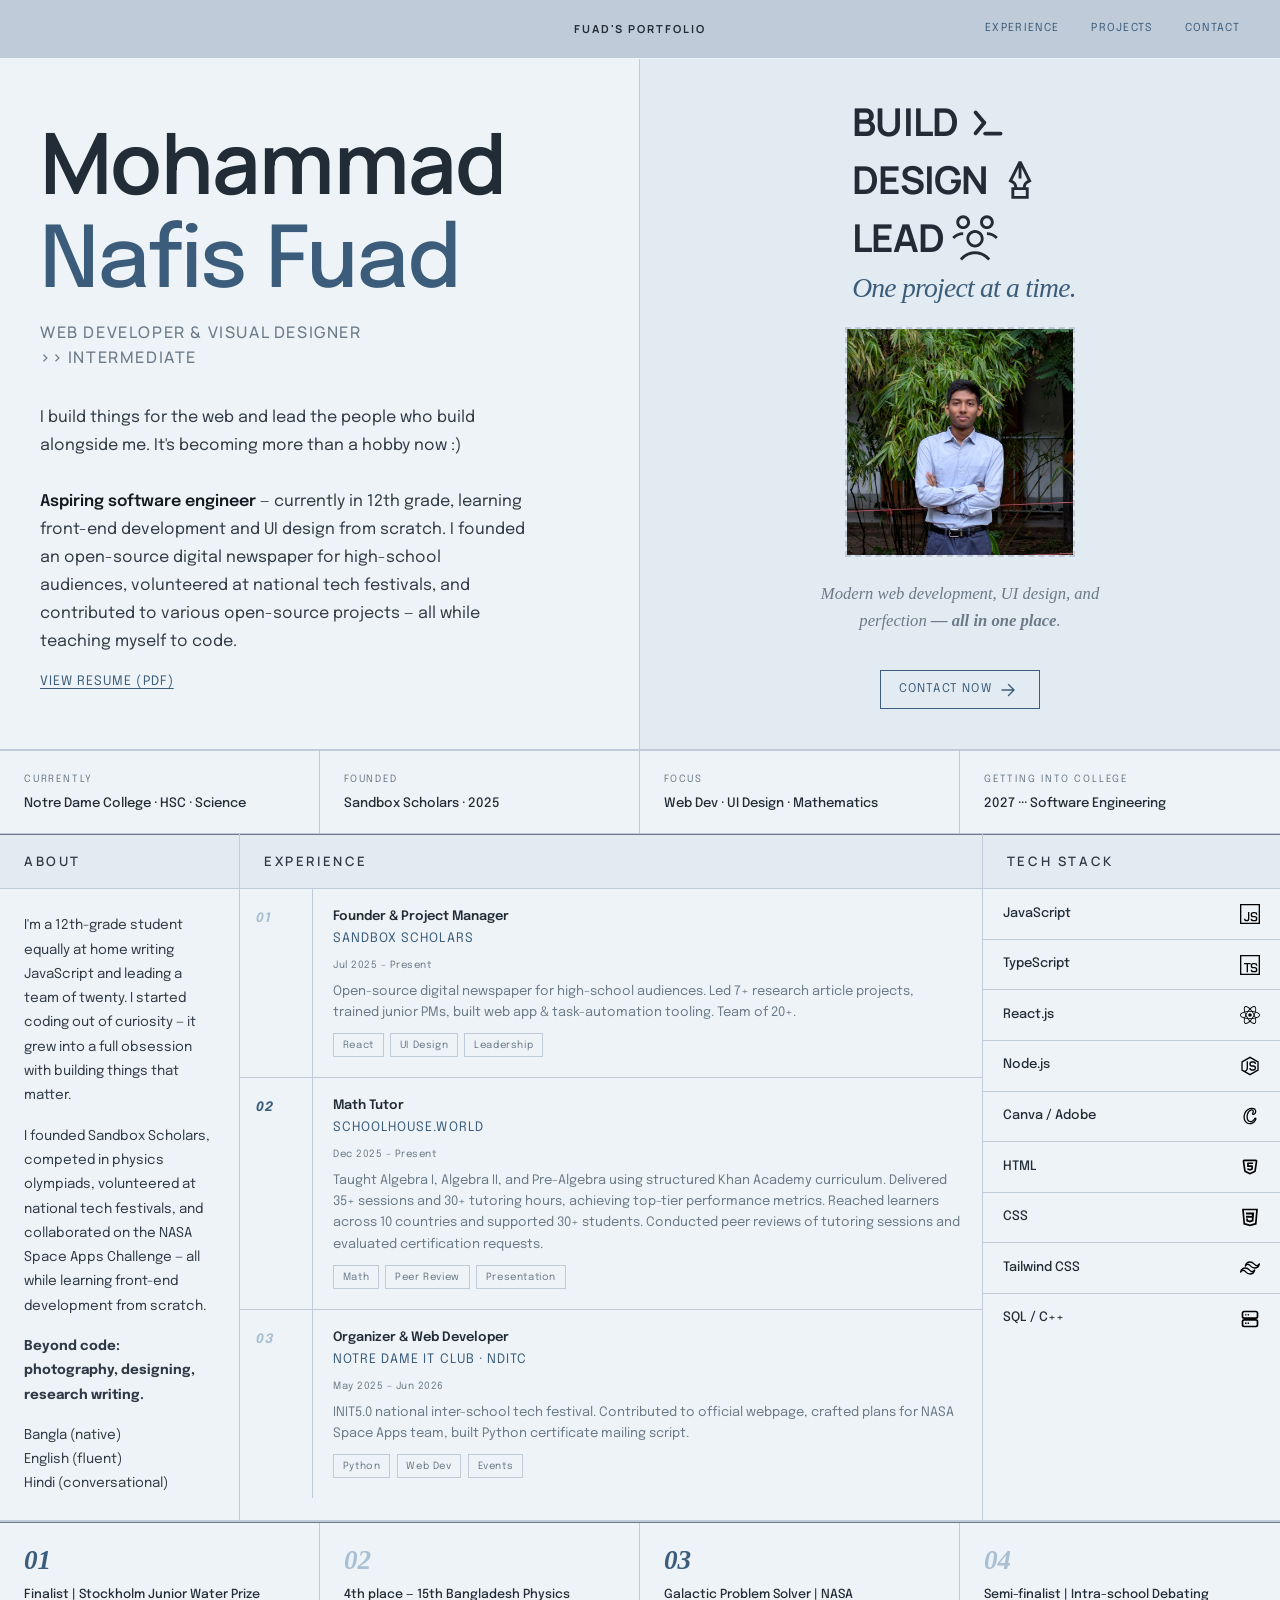
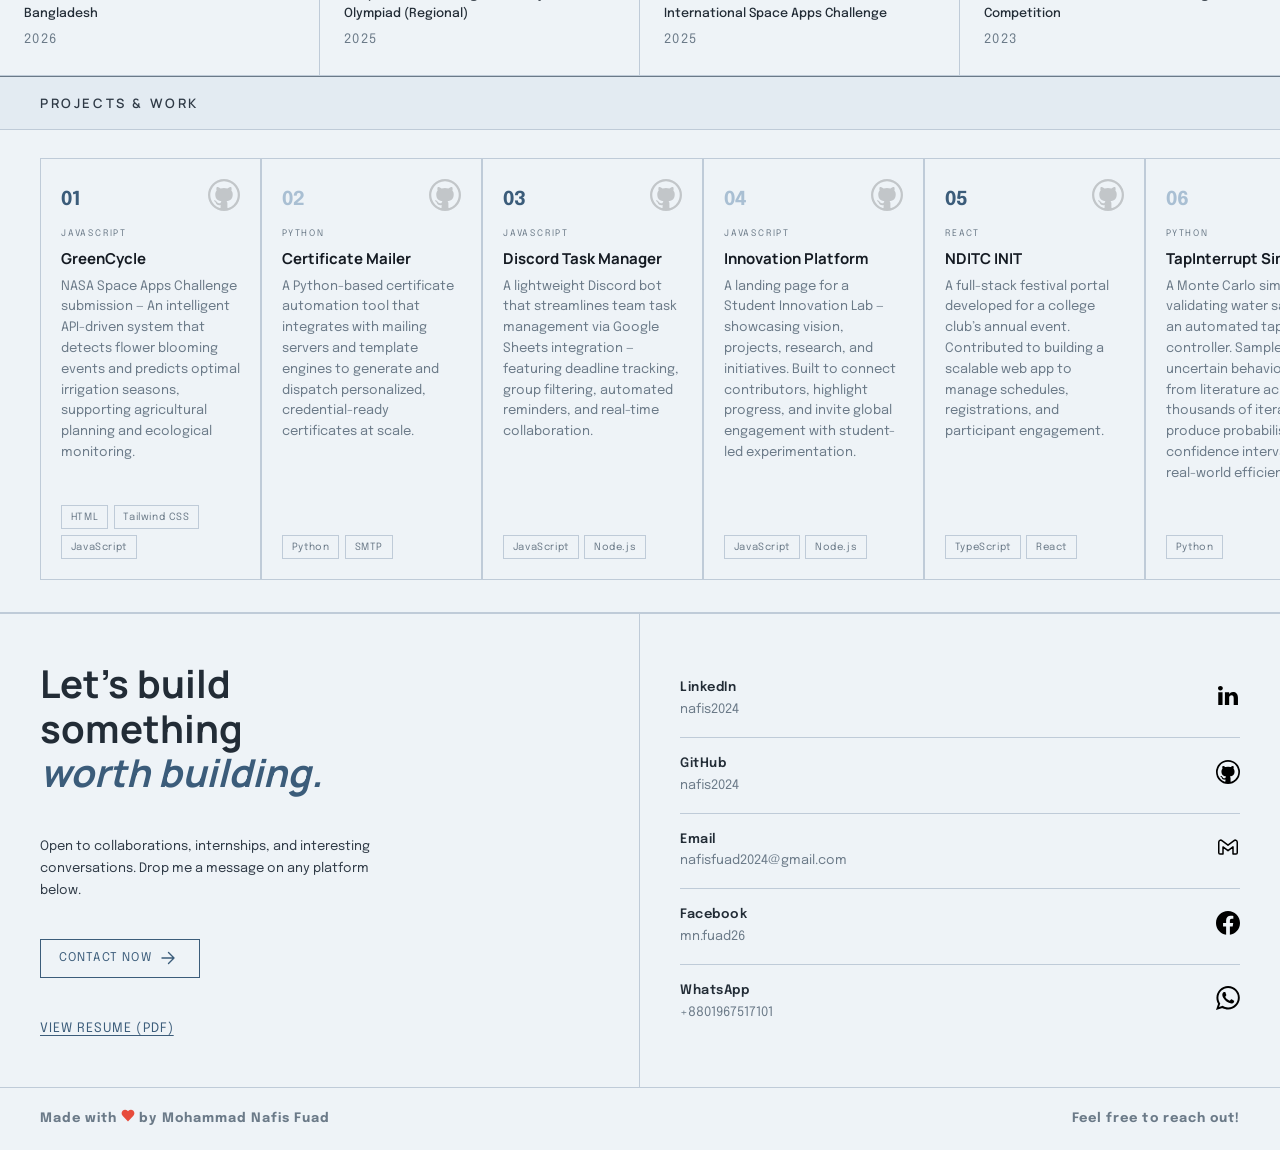
<file: index.html>
<!DOCTYPE html>
<html lang="en">
<head>
<meta charset="UTF-8"/>
<meta name="viewport" content="width=device-width,initial-scale=1.0"/>
<title>Fuad's Portfolio</title>
<link rel="preconnect" href="https://fonts.googleapis.com"/>
<link rel="preconnect" href="https://fonts.gstatic.com" crossorigin/>
<link rel="stylesheet" href="styles.css">
<link rel="icon" type="image/png" href="images/favicon.svg">
<link href="https://fonts.googleapis.com/css2?family=Epilogue:wght@300;400;500;600&family=Manrope:wght@400;500;600&display=swap" rel="stylesheet">
</head>
<body>

<!-- NAV -->
<nav>
  <span class="nav-logo"></span>
  <span class="nav-center">Fuad's Portfolio</span>
  <div class="nav-right">
    <a href="#experience">Experience</a>
    <a href="#projects">Projects</a>
    <a href="#contact">Contact</a>
  </div>
  <button class="hamburger" id="hamburgerBtn" aria-label="Menu">
    <svg width="30" height="24" viewBox="0 0 30 24" fill="none" xmlns="http://www.w3.org/2000/svg">
      <line x1="3" y1="4" x2="27" y2="4" stroke="currentColor" stroke-width="2" stroke-linecap="round"/>
      <line x1="3" y1="12" x2="27" y2="12" stroke="currentColor" stroke-width="2" stroke-linecap="round"/>
      <line x1="3" y1="20" x2="27" y2="20" stroke="currentColor" stroke-width="2" stroke-linecap="round"/>
    </svg>
  </button>
</nav>

<div class="mobile-menu" id="mobileMenu">
  <a href="#experience">Experience</a>
  <a href="#projects">Projects</a>
  <a href="#contact">Contact</a>
</div>

<!-- HEADER LEFT -->
<div class="header-block reveal">
  <div class="header-left">
    <div>
      <h1 class="header-name">Mohammad<br/><em>Nafis Fuad</em></h1>
      <p class="header-sub">Web Developer &amp; Visual Designer <br> >> INTERMEDIATE</p>
    </div>
    <p class="header-tagline">
      I build things for the web and lead the people who build alongside me. It's becoming more than a hobby now :)<br/><br/>
      <strong>Aspiring software engineer</strong> — currently in 12th grade, learning front-end development and UI design from scratch. I founded an open-source digital newspaper for high-school audiences, volunteered at national tech festivals, and contributed to various open-source projects — all while teaching myself to code.
    </p>
    <a href="resume.pdf" target="_blank" class="resume-link">View Resume (PDF)</a>
  </div>
  
  <!-- HEADER RIGHT -->
  <div class="header-right">
  <div class="cta-top">
  <span class="cta-group">
    Build
    <svg width="24" height="24" viewBox="0 0 24 24" fill="none" xmlns="http://www.w3.org/2000/svg" aria-hidden="true">
      <path d="M9.49997 12.4L5 17.7999" stroke="currentColor" stroke-width="2" stroke-linecap="round" stroke-linejoin="round"/>
      <path d="M9.49997 12.4L5 7" stroke="currentColor" stroke-width="2" stroke-linecap="round" stroke-linejoin="round"/>
      <line x1="18" y1="18" x2="10" y2="18" stroke="currentColor" stroke-width="2" stroke-linecap="round" stroke-linejoin="round"/>
    </svg>
  </span>
  
  <span class="cta-group">
    Design
    <svg width="24" height="24" viewBox="0 0 32 32" fill="none" xmlns="http://www.w3.org/2000/svg" aria-hidden="true">
      <path d="M20,20.854c0-1.136,0.642-2.175,1.658-2.683L24,17L17,3h-2L8,17l2.342,1.171 C11.358,18.679,12,19.718,12,20.854V21h-2v8h12v-8h-2V20.854z M11.236,16.382l-0.553-0.276L15,7.472V15h2V7.472l4.317,8.633 l-0.553,0.276C19.059,17.234,18,18.948,18,20.854V21h-4v-0.146C14,18.948,12.941,17.234,11.236,16.382z M20,27h-8v-4h8V27z" fill="currentColor"/>
    </svg>
  </span>
  
  <span class="cta-group">
    Lead
    <svg width="24" height="24" viewBox="0 0 128 128" fill="none" xmlns="http://www.w3.org/2000/svg" aria-hidden="true">
      <path d="M64,42c-13.2,0-24,10.8-24,24s10.8,24,24,24s24-10.8,24-24S77.2,42,64,42z M64,82c-8.8,0-16-7.2-16-16s7.2-16,16-16 s16,7.2,16,16S72.8,82,64,82z" fill="currentColor"/>
      <path d="M64,100.8c-14.9,0-29.2,6.2-39.4,17.1l-2.7,2.9l5.8,5.5l2.7-2.9c8.8-9.4,20.7-14.6,33.6-14.6s24.8,5.2,33.6,14.6l2.7,2.9 l5.8-5.5l-2.7-2.9C93.2,107.1,78.9,100.8,64,100.8z" fill="currentColor"/>
      <path d="M97,47.9v8c9.4,0,18.1,3.8,24.6,10.7l5.8-5.5C119.6,52.7,108.5,47.9,97,47.9z" fill="currentColor"/>
      <path d="M116.1,20c0-10.5-8.6-19.1-19.1-19.1S77.9,9.5,77.9,20S86.5,39.1,97,39.1S116.1,30.5,116.1,20z M85.9,20 c0-6.1,5-11.1,11.1-11.1s11.1,5,11.1,11.1s-5,11.1-11.1,11.1S85.9,26.1,85.9,20z" fill="currentColor"/>
      <path d="M31,47.9c-11.5,0-22.6,4.8-30.4,13.2l5.8,5.5c6.4-6.9,15.2-10.7,24.6-10.7V47.9z" fill="currentColor"/>
      <path d="M50.1,20C50.1,9.5,41.5,0.9,31,0.9S11.9,9.5,11.9,20S20.5,39.1,31,39.1S50.1,30.5,50.1,20z M31,31.1 c-6.1,0-11.1-5-11.1-11.1S24.9,8.9,31,8.9s11.1,5,11.1,11.1S37.1,31.1,31,31.1z" fill="currentColor"/>
    </svg>
  </span>
  
  <em>One project at a time.</em>
</div>
  <div class="ph-wrap">
    <img src="images/formal_photo.png" alt="Nafis Fuad"/>
  </div>
  <div class="cta-bottom">
    Modern web development, UI design, and perfection <strong>— all in one place</strong>.
  </div>
  <a href="mailto:nafisfuad2024@gmail.com
  ?subject=Let%27s%20Work%20Together
  &body=Hi%20Nafis%2C%0A%0AI%20came%20across%20your%20portfolio%20and%20would%20love%20to%20connect.%0A%0A%5BYour%20message%20here%5D%0A%0ABest%20regards%2C%0A%5BYour%20name%5D"
  class="cta-btn">
  Contact Now<svg width="14" height="14" viewBox="0 0 14 14" fill="none" xmlns="http://www.w3.org/2000/svg" aria-hidden="true"><path d="M1 7H13M13 7L7.5 1.5M13 7L7.5 12.5" stroke="currentColor" stroke-width="1.4" stroke-linecap="round" stroke-linejoin="round"/></svg>
</a>
</div>

</div>
</div>

<div class="works-section">

  <!-- The photos/notable works section goes here. It has been moved to a newer file, as it does not serve any purpose for now. -->


<!-- INFO STRIP -->
<div class="info-strip reveal">
  <div class="info-cell">
    <p class="info-cell-label">Currently</p>
    <p class="info-cell-value">Notre Dame College · HSC · Science</p>
  </div>
  <div class="info-cell">
    <p class="info-cell-label">Founded</p>
    <p class="info-cell-value">Sandbox Scholars · 2025</p>
  </div>
  <div class="info-cell">
    <p class="info-cell-label">Focus</p>
    <p class="info-cell-value">Web Dev · UI Design · Mathematics</p>
  </div>
  <div class="info-cell">
    <p class="info-cell-label">Getting Into College</p>
    <p class="info-cell-value">2027 ··· Software Engineering</p>
  </div>
</div>

<!-- MAIN GRID -->
<div class="main-grid" id="experience">

  <!-- ABOUT -->
  <div class="grid-col reveal">
    <div class="col-header">About</div>
    
    <div class="about-body">
      <p>I'm a 12th-grade student equally at home writing JavaScript and leading a team of twenty. I started coding out of curiosity — it grew into a full obsession with building things that matter.</p>
      <p>I founded Sandbox Scholars, competed in physics olympiads, volunteered at national tech festivals, and collaborated on the NASA Space Apps Challenge — all while learning front-end development from scratch.</p>
      <p><b>Beyond code: photography, designing, research writing.</b></p>
      <p>Bangla (native)<br>English (fluent)<br>Hindi (conversational)</p>
      
    </div>
  </div>

  <!-- EXPERIENCE -->
  <div class="grid-col reveal">
    <div class="col-header">Experience</div>

    <div class="exp-cell-row" data-link="https://www.sandboxscholars.org/team">
      <div class="exp-cell-num">01</div>
      <div class="exp-cell-content">
        <p class="exp-cell-role">Founder &amp; Project Manager</p>
        <p class="exp-cell-org">Sandbox Scholars</p>
        <p class="exp-cell-date">Jul 2025 – Present</p>
        <p class="exp-cell-desc">Open-source digital newspaper for high-school audiences. Led 7+ research article projects, trained junior PMs, built web app &amp; task-automation tooling. Team of 20+.</p>
        <div class="exp-cell-tags">
          <span class="tag">React</span><span class="tag">UI Design</span><span class="tag">Leadership</span>
        </div>
      </div>
    </div>

    <div class="exp-cell-row" data-link="https://schoolhouse.world/portfolio/4c0f1946-f9c8-4c3d-9449-9cde81b1da82">
      <div class="exp-cell-num">02</div>
      <div class="exp-cell-content">
        <p class="exp-cell-role">Math Tutor</p>
        <p class="exp-cell-org">Schoolhouse.world</p>
        <p class="exp-cell-date">Dec 2025 – Present</p>
        <p class="exp-cell-desc">Taught Algebra I, Algebra II, and Pre-Algebra using structured Khan Academy curriculum. Delivered 35+ sessions and 30+ tutoring hours, achieving top-tier performance metrics. Reached learners across 10 countries and supported 30+ students. Conducted peer reviews of tutoring sessions and evaluated certification requests.</p>
        <div class="exp-cell-tags">
          <span class="tag">Math</span><span class="tag">Peer Review</span><span class="tag">Presentation</span>
        </div>
      </div>
    </div>

    <div class="exp-cell-row" data-link="https://github.com/orgs/nditc/people">
      <div class="exp-cell-num">03</div>
      <div class="exp-cell-content">
        <p class="exp-cell-role">Organizer & Web Developer</p>
        <p class="exp-cell-org">Notre Dame IT Club · NDITC</p>
        <p class="exp-cell-date">May 2025 – Jun 2026</p>
        <p class="exp-cell-desc">INIT5.0 national inter-school tech festival. Contributed to official webpage, crafted plans for NASA Space Apps team, built Python certificate mailing script.</p>
        <div class="exp-cell-tags">
          <span class="tag">Python</span><span class="tag">Web Dev</span><span class="tag">Events</span>
        </div>
      </div>
    </div>

  </div>

  <!-- STACK -->
  <div class="grid-col reveal" id="stack">
    <div class="col-header">Tech Stack</div>
    
    <div class="stack-cell-row">
      <span class="stack-name">JavaScript</span>
      <div class="stack-icon">
        <svg width="24px" height="24px" viewBox="0 0 15 15" fill="none" xmlns="http://www.w3.org/2000/svg"><path d="M12.5 8V7.83333C12.5 7.09695 11.903 6.5 11.1667 6.5H10C9.17157 6.5 8.5 7.17157 8.5 8C8.5 8.82843 9.17157 9.5 10 9.5H11C11.8284 9.5 12.5 10.1716 12.5 11C12.5 11.8284 11.8284 12.5 11 12.5H10C9.17157 12.5 8.5 11.8284 8.5 11M6.5 6V11C6.5 11.8284 5.82843 12.5 5 12.5C4.17157 12.5 3.5 11.8284 3.5 11M0.5 0.5H14.5V14.5H0.5V0.5Z" stroke="#000000"/></svg>
      </div>
    </div>

    <div class="stack-cell-row">
      <span class="stack-name">TypeScript</span>
      <div class="stack-icon">
        <svg viewBox="0 0 15 15" fill="none" xmlns="http://www.w3.org/2000/svg">
<path d="M12.5 8V7.83333C12.5 7.09695 11.903 6.5 11.1667 6.5H10C9.17157 6.5 8.5 7.17157 8.5 8C8.5 8.82843 9.17157 9.5 10 9.5H11C11.8284 9.5 12.5 10.1716 12.5 11C12.5 11.8284 11.8284 12.5 11 12.5H10C9.17157 12.5 8.5 11.8284 8.5 11M8 6.5H3M5.5 6.5V13M0.5 0.5H14.5V14.5H0.5V0.5Z" stroke="#000000"/>
</svg>
      </div>
    </div>

    <div class="stack-cell-row">
      <span class="stack-name">React.js</span>
      <div class="stack-icon">
        <svg viewBox="0 0 24 24" role="img" xmlns="http://www.w3.org/2000/svg"><title>React icon</title><path d="M12 9.861A2.139 2.139 0 1 0 12 14.139 2.139 2.139 0 1 0 12 9.861zM6.008 16.255l-.472-.12C2.018 15.246 0 13.737 0 11.996s2.018-3.25 5.536-4.139l.472-.119.133.468a23.53 23.53 0 0 0 1.363 3.578l.101.213-.101.213a23.307 23.307 0 0 0-1.363 3.578l-.133.467zM5.317 8.95c-2.674.751-4.315 1.9-4.315 3.046 0 1.145 1.641 2.294 4.315 3.046a24.95 24.95 0 0 1 1.182-3.046A24.752 24.752 0 0 1 5.317 8.95zM17.992 16.255l-.133-.469a23.357 23.357 0 0 0-1.364-3.577l-.101-.213.101-.213a23.42 23.42 0 0 0 1.364-3.578l.133-.468.473.119c3.517.889 5.535 2.398 5.535 4.14s-2.018 3.25-5.535 4.139l-.473.12zm-.491-4.259c.48 1.039.877 2.06 1.182 3.046 2.675-.752 4.315-1.901 4.315-3.046 0-1.146-1.641-2.294-4.315-3.046a24.788 24.788 0 0 1-1.182 3.046zM5.31 8.945l-.133-.467C4.188 4.992 4.488 2.494 6 1.622c1.483-.856 3.864.155 6.359 2.716l.34.349-.34.349a23.552 23.552 0 0 0-2.422 2.967l-.135.193-.235.02a23.657 23.657 0 0 0-3.785.61l-.472.119zm1.896-6.63c-.268 0-.505.058-.705.173-.994.573-1.17 2.565-.485 5.253a25.122 25.122 0 0 1 3.233-.501 24.847 24.847 0 0 1 2.052-2.544c-1.56-1.519-3.037-2.381-4.095-2.381zM16.795 22.677c-.001 0-.001 0 0 0-1.425 0-3.255-1.073-5.154-3.023l-.34-.349.34-.349a23.53 23.53 0 0 0 2.421-2.968l.135-.193.234-.02a23.63 23.63 0 0 0 3.787-.609l.472-.119.134.468c.987 3.484.688 5.983-.824 6.854a2.38 2.38 0 0 1-1.205.308zm-4.096-3.381c1.56 1.519 3.037 2.381 4.095 2.381h.001c.267 0 .505-.058.704-.173.994-.573 1.171-2.566.485-5.254a25.02 25.02 0 0 1-3.234.501 24.674 24.674 0 0 1-2.051 2.545zM18.69 8.945l-.472-.119a23.479 23.479 0 0 0-3.787-.61l-.234-.02-.135-.193a23.414 23.414 0 0 0-2.421-2.967l-.34-.349.34-.349C14.135 1.778 16.515.767 18 1.622c1.512.872 1.812 3.37.824 6.855l-.134.468zM14.75 7.24c1.142.104 2.227.273 3.234.501.686-2.688.509-4.68-.485-5.253-.988-.571-2.845.304-4.8 2.208A24.849 24.849 0 0 1 14.75 7.24zM7.206 22.677A2.38 2.38 0 0 1 6 22.369c-1.512-.871-1.812-3.369-.823-6.854l.132-.468.472.119c1.155.291 2.429.496 3.785.609l.235.02.134.193a23.596 23.596 0 0 0 2.422 2.968l.34.349-.34.349c-1.898 1.95-3.728 3.023-5.151 3.023zm-1.19-6.427c-.686 2.688-.509 4.681.485 5.254.987.563 2.843-.305 4.8-2.208a24.998 24.998 0 0 1-2.052-2.545 24.976 24.976 0 0 1-3.233-.501zM12 16.878c-.823 0-1.669-.036-2.516-.106l-.235-.02-.135-.193a30.388 30.388 0 0 1-1.35-2.122 30.354 30.354 0 0 1-1.166-2.228l-.1-.213.1-.213a30.3 30.3 0 0 1 1.166-2.228c.414-.716.869-1.43 1.35-2.122l.135-.193.235-.02a29.785 29.785 0 0 1 5.033 0l.234.02.134.193a30.006 30.006 0 0 1 2.517 4.35l.101.213-.101.213a29.6 29.6 0 0 1-2.517 4.35l-.134.193-.234.02c-.847.07-1.694.106-2.517.106zm-2.197-1.084c1.48.111 2.914.111 4.395 0a29.006 29.006 0 0 0 2.196-3.798 28.585 28.585 0 0 0-2.197-3.798 29.031 29.031 0 0 0-4.394 0 28.477 28.477 0 0 0-2.197 3.798 29.114 29.114 0 0 0 2.197 3.798z"/></svg>
      </div>
    </div>
    
    <div class="stack-cell-row">
      <span class="stack-name">Node.js</span>
      <div class="stack-icon">
        <svg width="800px" height="800px" viewBox="0 0 15 15" fill="none" xmlns="http://www.w3.org/2000/svg">
<path d="M11.5 6V5.83333C11.5 5.09695 10.903 4.5 10.1667 4.5H9C8.17157 4.5 7.5 5.17157 7.5 6C7.5 6.82843 8.17157 7.5 9 7.5H10C10.8284 7.5 11.5 8.17157 11.5 9C11.5 9.82843 10.8284 10.5 10 10.5H9C8.17157 10.5 7.5 9.82843 7.5 9M5.5 4V9.26393C5.5 10.0215 5.072 10.714 4.39443 11.0528L3.5 11.5M1.5 10.5V4.5L7.5 1L13.5 4.5V10.5L7.5 14L1.5 10.5Z" stroke="#000000"/>
</svg>
      </div>
    </div>

    <div class="stack-cell-row">
      <span class="stack-name">Canva / Adobe</span>
      <div class="stack-icon">
        <svg width="800px" height="800px" viewBox="0 0 192 192" xmlns="http://www.w3.org/2000/svg" style="enable-background:new 0 0 192 192" xml:space="preserve"><path d="M95.2 170c-11.6 0-22-3.1-30.9-9.1-8.8-6-15.4-14.6-19.7-25.6-2.5-6.4-4-13.4-4.7-21.4-.8-9.5-.2-19.2 1.9-28.7 3.3-15.3 10-28.5 19.8-39.5 9.7-10.8 21.2-18.1 34.3-21.5 5.6-1.5 11.2-2.2 16.5-2.2 6.4 0 12.7 1.1 18.7 3.3 8.9 3.3 15 9 17.9 17 1.4 3.7 1.8 7.6 1.4 12-.6 6.2-2.6 11.7-6 16.4-3.9 5.4-8.6 8.7-14.3 10.1-1 .3-2.1.4-3.3.4-.5 0-.9 0-1.4-.1-1.7-.2-3.2-.9-4.2-2.2-1-1.3-1.4-3-1.2-4.7.3-2 1.1-3.7 1.9-5.1l.3-.6c1.6-3.2 3.1-6.2 3.9-9.4 1.3-5.4 1.3-9.5-.1-13.3-1.5-4-4.3-6.5-8.5-7.5-1.6-.4-3.2-.6-4.8-.6-3.6 0-7.4.9-11.4 2.7C93.4 44 86.7 50 81 58.7c-3.9 6-6.9 12.7-9.1 20.5-1.6 5.6-2.6 11.5-3.2 17.6-.3 2.9-.5 6.3-.5 9.6.1 9.7 1.5 17.4 4.5 24.2 3.3 7.6 7.8 12.9 13.9 16.3 4.1 2.3 8.7 3.5 13.6 3.5.8 0 1.7 0 2.6-.1 10.4-.8 19.6-5.5 28-14.3 4.3-4.5 7.9-9.7 11-15.9.5-.9 1-1.9 1.8-2.7 1-1.1 2.3-1.7 3.7-1.7 1.7 0 3.2.9 4.2 2.5 1.2 2 1.1 4.2.9 5.6-.6 4.1-2.1 8.1-4.6 12.8-7.2 12.9-17.1 22.4-29.4 28.3-6.3 3-13.1 4.7-20.1 5-1.1.1-2.1.1-3.1.1z" style="fill:none;stroke:#000000;stroke-width:12;stroke-linejoin:round;stroke-miterlimit:10"/></svg>
      </div>
    </div>
    
    <div class="stack-cell-row">
      <span class="stack-name">HTML</span>
      <div class="stack-icon">
        <svg width="800px" height="800px" viewBox="0 0 24 24" fill="none" xmlns="http://www.w3.org/2000/svg">
<path d="M4.17456 5.15007C4.08271 4.54492 4.55117 4 5.16324 4H18.8368C19.4488 4 19.9173 4.54493 19.8254 5.15007L18.0801 16.6489C18.03 16.9786 17.8189 17.2617 17.5172 17.4037L12.4258 19.7996C12.1561 19.9265 11.8439 19.9265 11.5742 19.7996L6.4828 17.4037C6.18107 17.2617 5.96997 16.9786 5.91993 16.6489L4.17456 5.15007Z" stroke="#000000" stroke-width="2" stroke-linecap="round" stroke-linejoin="round"/>
<path d="M15 7.5H9.5V11H14.5V14.5L12.3714 15.3514C12.133 15.4468 11.867 15.4468 11.6286 15.3514L9.5 14.5" stroke="#000000" stroke-width="2" stroke-linecap="round" stroke-linejoin="round"/>
</svg>
      </div>
    </div>
    
    <div class="stack-cell-row">
      <span class="stack-name">CSS</span>
      <div class="stack-icon">
        <svg viewBox="0 0 48 48" xmlns="http://www.w3.org/2000/svg"><g id="Layer_2" data-name="Layer 2"><g id="invisible_box" data-name="invisible box"><rect width="48" height="48" fill="none"/></g><g id="Q3_icons" data-name="Q3 icons"><path d="M24,46,8.3,41.7,5,4H43L39.7,41.7ZM12,38.6l12,3.3,12-3.3L38.6,8H9.4Z"/><path d="M14,13H34L32.2,34.3,23.9,37l-8.4-2.1-.9-7.2h4.5v3.6l4.8.9,4.4-.9V25.9H14.6l-.3-4.5a2.3,2.3,0,0,1,1.5-.6c6.9,0,12.5.6,12.5.6V17.8H14.6Z"/></g></g></svg>
      </div>
    </div>

    <div class="stack-cell-row">
      <span class="stack-name">Tailwind CSS</span>
      <div class="stack-icon">
        <svg width="800px" height="800px" viewBox="0 0 15 15" fill="none" xmlns="http://www.w3.org/2000/svg">
<path fill-rule="evenodd" clip-rule="evenodd" d="M7.5 3C5.63333 3 4.46667 4 4 5.99999C4.7 4.99999 5.51667 4.625 6.45 4.87499C6.98252 5.01763 7.36314 5.43155 7.78443 5.88974C8.47074 6.63613 9.26506 7.49999 11 7.49999C12.8667 7.49999 14.0333 6.49999 14.5 4.5C13.8 5.49999 12.9833 5.87499 12.05 5.62499C11.5175 5.48235 11.1369 5.06844 10.7156 4.61025C10.0293 3.86386 9.23494 3 7.5 3ZM4 7.49999C2.13333 7.49999 0.966667 8.49998 0.5 10.5C1.2 9.49998 2.01667 9.12498 2.95 9.37498C3.48252 9.51762 3.86314 9.93154 4.28443 10.3897C4.97074 11.1361 5.76506 12 7.5 12C9.36667 12 10.5333 11 11 8.99998C10.3 9.99998 9.48333 10.375 8.55 10.125C8.01748 9.98234 7.63686 9.56843 7.21557 9.11023C6.52926 8.36385 5.73494 7.49999 4 7.49999Z" stroke="#000000" stroke-linejoin="round"/>
</svg>
      </div>
    </div>
    
    
    <div class="stack-cell-row">
      <span class="stack-name">SQL / C++</span>
      <div class="stack-icon">
        <svg fill="#000000" viewBox="-2 -2 24 24" xmlns="http://www.w3.org/2000/svg" preserveAspectRatio="xMinYMin" class="jam jam-database"><path d='M3 12a1 1 0 0 0-1 1v4a1 1 0 0 0 1 1h14a1 1 0 0 0 1-1v-4a1 1 0 0 0-1-1H3zm0-2a3 3 0 0 1-3-3V3a3 3 0 0 1 3-3h14a3 3 0 0 1 3 3v4a3 3 0 0 1-3 3 3 3 0 0 1 3 3v4a3 3 0 0 1-3 3H3a3 3 0 0 1-3-3v-4a3 3 0 0 1 3-3zm0-8a1 1 0 0 0-1 1v4a1 1 0 0 0 1 1h14a1 1 0 0 0 1-1V3a1 1 0 0 0-1-1H3zm2 4a1 1 0 1 1 0-2 1 1 0 0 1 0 2zm3 0a1 1 0 1 1 0-2 1 1 0 0 1 0 2zm0 10a1 1 0 1 1 0-2 1 1 0 0 1 0 2zm-3 0a1 1 0 1 1 0-2 1 1 0 0 1 0 2z'/></svg>
      </div>
    </div>
    
  </div>
    
  </div>

</div>

<!-- AWARDS STRIP -->
<div class="awards-strip reveal">
  <div class="award-cell" data-link="https://stockholmwaterfoundation.org/stockholm-junior-water-prize/">
    <p class="award-n" >01</p>
    <p class="award-title">Finalist | Stockholm Junior Water Prize Bangladesh</p>
    <p class="award-year">2026</p>
  </div>
  <div class="award-cell" data-link="https://www.bdpho.org/">
    <p class="award-n" >02</p>
    <p class="award-title">4th place — 15th Bangladesh Physics Olympiad (Regional)</p>
    <p class="award-year">2025</p>
  </div>
  <div class="award-cell" data-link="https://www.spaceappschallenge.org/">
    <p class="award-n" >03</p>
    <p class="award-title">Galactic Problem Solver | NASA International Space Apps Challenge</p>
    <p class="award-year">2025</p>
  </div>
  
  <div class="award-cell" data-link="">
    <p class="award-n" >04</p>
    <p class="award-title">Semi-finalist | Intra-school Debating Competition</p>
    <p class="award-year">2023</p>
  </div>
</div>


<!-- PROJECTS SECTION -->
<div class="projects-section reveal">

  <!-- Section header -->
  <div class="projects-section-header">
    <span class="projects-section-title" id="projects">Projects & Work</span>
    
  </div>

  <!-- ── ROW 1: DESIGNS ── REMOVED -->
  
<!--

  <div class="projects-scroll-wrap" id="designScroll">
    <div class="projects-track">

      <a class="design-card" href="https://drive.google.com/your-link-1" target="_blank">
        <div class="design-card-bg placeholder-1" style="background-image:url('/images/tdsMobile2.png')"></div>
        <div class="design-card-overlay"></div>
        <div class="design-card-body">
          <p class="design-card-type">UI Design</p>
          <p class="design-card-title">Sandbox Scholars Landing Page</p>
          <p class="design-card-desc">Mobile-first editorial layout for the open-source newspaper.</p>
        </div>
      </a>

      <a class="design-card" href="https://drive.google.com/your-link-2" target="_blank">
        <div class="design-card-bg placeholder-2" style="background-image:url('formal_photo.png')"></div>
        <div class="design-card-overlay"></div>
        <div class="design-card-body">
          <p class="design-card-type">Visual Design</p>
          <p class="design-card-title">Portfolio v1</p>
          <p class="design-card-desc">Editorial grid personal portfolio, cream palette.</p>
        </div>
      </a>

      <a class="design-card" href="https://drive.google.com/your-link-3" target="_blank">
        <div class="design-card-bg placeholder-3" style="background-image:url('formal_photo.png')"></div>
        <div class="design-card-overlay"></div>
        <div class="design-card-body">
          <p class="design-card-type">Brand Identity</p>
          <p class="design-card-title">Project Name</p>
          <p class="design-card-desc">One-line description of what this design was for.</p>
        </div>
      </a>

      <a class="design-card" href="https://drive.google.com/your-link-4" target="_blank">
        <div class="design-card-bg placeholder-4" style="background-image:url('formal_photo.png')"></div>
        <div class="design-card-overlay"></div>
        <div class="design-card-body">
          <p class="design-card-type">UI Design</p>
          <p class="design-card-title">Project Name</p>
          <p class="design-card-desc">One-line description of what this design was for.</p>
        </div>
      </a>

      <a class="design-card" href="https://drive.google.com/your-link-5" target="_blank">
        <div class="design-card-bg placeholder-5" style="background-image:url('formal_photo.png')"></div>
        <div class="design-card-overlay"></div>
        <div class="design-card-body">
          <p class="design-card-type">Photography</p>
          <p class="design-card-title">Project Name</p>
          <p class="design-card-desc">One-line description of what this design was for.</p>
        </div>
      </a>

    

    </div>
  </div>  
-->

  <!-- ── ROW 2: GITHUB REPOS ── -->
  

  <div class="projects-scroll-wrap" id="githubScroll">
    <div class="projects-track">

      <!--
        GITHUB CARD TEMPLATE:
        - Set href to your GitHub repo URL
        - Change data-lang to the primary language
        - Add/remove .tag spans as needed
      -->

      <a class="github-card" href="https://github.com/nafis2024/GreenCycle-frontend" target="_blank">
        <div class="github-card-top">
          <span class="github-card-num">01</span>
          <svg class="github-icon" width="24px" height="24px" viewBox="0 0 24 24" xmlns="http://www.w3.org/2000/svg" fill="#000000"><path d="M12 0a12 12 0 1 0 0 24 12 12 0 0 0 0-24zm3.163 21.783h-.093a.513.513 0 0 1-.382-.14.513.513 0 0 1-.14-.372v-1.406c.006-.467.01-.94.01-1.416a3.693 3.693 0 0 0-.151-1.028 1.832 1.832 0 0 0-.542-.875 8.014 8.014 0 0 0 2.038-.471 4.051 4.051 0 0 0 1.466-.964c.407-.427.71-.943.885-1.506a6.77 6.77 0 0 0 .3-2.13 4.138 4.138 0 0 0-.26-1.476 3.892 3.892 0 0 0-.795-1.284 2.81 2.81 0 0 0 .162-.582c.033-.2.05-.402.05-.604 0-.26-.03-.52-.09-.773a5.309 5.309 0 0 0-.221-.763.293.293 0 0 0-.111-.02h-.11c-.23.002-.456.04-.674.111a5.34 5.34 0 0 0-.703.26 6.503 6.503 0 0 0-.661.343c-.215.127-.405.249-.573.362a9.578 9.578 0 0 0-5.143 0 13.507 13.507 0 0 0-.572-.362 6.022 6.022 0 0 0-.672-.342 4.516 4.516 0 0 0-.705-.261 2.203 2.203 0 0 0-.662-.111h-.11a.29.29 0 0 0-.11.02 5.844 5.844 0 0 0-.23.763c-.054.254-.08.513-.081.773 0 .202.017.404.051.604.033.199.086.394.16.582A3.888 3.888 0 0 0 5.702 10a4.142 4.142 0 0 0-.263 1.476 6.871 6.871 0 0 0 .292 2.12c.181.563.483 1.08.884 1.516.415.422.915.75 1.466.964.653.25 1.337.41 2.033.476a1.828 1.828 0 0 0-.452.633 2.99 2.99 0 0 0-.2.744 2.754 2.754 0 0 1-1.175.27 1.788 1.788 0 0 1-1.065-.3 2.904 2.904 0 0 1-.752-.824 3.1 3.1 0 0 0-.292-.382 2.693 2.693 0 0 0-.372-.343 1.841 1.841 0 0 0-.432-.24 1.2 1.2 0 0 0-.481-.101c-.04.001-.08.005-.12.01a.649.649 0 0 0-.162.02.408.408 0 0 0-.13.06.116.116 0 0 0-.06.1.33.33 0 0 0 .14.242c.093.074.17.131.232.171l.03.021c.133.103.261.214.382.333.112.098.213.209.3.33.09.119.168.246.231.381.073.134.15.288.231.463.188.474.522.875.954 1.145.453.243.961.364 1.476.351.174 0 .349-.01.522-.03.172-.028.343-.057.515-.091v1.743a.5.5 0 0 1-.533.521h-.062a10.286 10.286 0 1 1 6.324 0v.005z"/></svg>
        </div>
        <div class="github-card-mid">
          <p class="github-card-lang">JavaScript</p>
          <p class="github-card-title">GreenCycle</p>
          <p class="github-card-desc">NASA Space Apps Challenge submission — An intelligent API-driven system that detects flower blooming events and predicts optimal irrigation seasons, supporting agricultural planning and ecological monitoring.</p>
        </div>
        <div class="github-card-bottom">
          <div class="tags">
            <span class="tag">HTML</span>
            <span class="tag">Tailwind CSS</span>
            <span class="tag">JavaScript</span>
          </div>
          
        </div>
      </a>

      <a class="github-card" href="https://github.com/nafis2024/certificate-mailer" target="_blank">
        <div class="github-card-top">
          <span class="github-card-num">02</span>
          <svg class="github-icon" width="24px" height="24px" viewBox="0 0 24 24" xmlns="http://www.w3.org/2000/svg" fill="#000000"><path d="M12 0a12 12 0 1 0 0 24 12 12 0 0 0 0-24zm3.163 21.783h-.093a.513.513 0 0 1-.382-.14.513.513 0 0 1-.14-.372v-1.406c.006-.467.01-.94.01-1.416a3.693 3.693 0 0 0-.151-1.028 1.832 1.832 0 0 0-.542-.875 8.014 8.014 0 0 0 2.038-.471 4.051 4.051 0 0 0 1.466-.964c.407-.427.71-.943.885-1.506a6.77 6.77 0 0 0 .3-2.13 4.138 4.138 0 0 0-.26-1.476 3.892 3.892 0 0 0-.795-1.284 2.81 2.81 0 0 0 .162-.582c.033-.2.05-.402.05-.604 0-.26-.03-.52-.09-.773a5.309 5.309 0 0 0-.221-.763.293.293 0 0 0-.111-.02h-.11c-.23.002-.456.04-.674.111a5.34 5.34 0 0 0-.703.26 6.503 6.503 0 0 0-.661.343c-.215.127-.405.249-.573.362a9.578 9.578 0 0 0-5.143 0 13.507 13.507 0 0 0-.572-.362 6.022 6.022 0 0 0-.672-.342 4.516 4.516 0 0 0-.705-.261 2.203 2.203 0 0 0-.662-.111h-.11a.29.29 0 0 0-.11.02 5.844 5.844 0 0 0-.23.763c-.054.254-.08.513-.081.773 0 .202.017.404.051.604.033.199.086.394.16.582A3.888 3.888 0 0 0 5.702 10a4.142 4.142 0 0 0-.263 1.476 6.871 6.871 0 0 0 .292 2.12c.181.563.483 1.08.884 1.516.415.422.915.75 1.466.964.653.25 1.337.41 2.033.476a1.828 1.828 0 0 0-.452.633 2.99 2.99 0 0 0-.2.744 2.754 2.754 0 0 1-1.175.27 1.788 1.788 0 0 1-1.065-.3 2.904 2.904 0 0 1-.752-.824 3.1 3.1 0 0 0-.292-.382 2.693 2.693 0 0 0-.372-.343 1.841 1.841 0 0 0-.432-.24 1.2 1.2 0 0 0-.481-.101c-.04.001-.08.005-.12.01a.649.649 0 0 0-.162.02.408.408 0 0 0-.13.06.116.116 0 0 0-.06.1.33.33 0 0 0 .14.242c.093.074.17.131.232.171l.03.021c.133.103.261.214.382.333.112.098.213.209.3.33.09.119.168.246.231.381.073.134.15.288.231.463.188.474.522.875.954 1.145.453.243.961.364 1.476.351.174 0 .349-.01.522-.03.172-.028.343-.057.515-.091v1.743a.5.5 0 0 1-.533.521h-.062a10.286 10.286 0 1 1 6.324 0v.005z"/></svg>
        </div>
        <div class="github-card-mid">
          <p class="github-card-lang">Python</p>
          <p class="github-card-title">Certificate Mailer</p>
          <p class="github-card-desc">A Python-based certificate automation tool that integrates with mailing servers and template engines to generate and dispatch personalized, credential-ready certificates at scale.</p>
        </div>
        <div class="github-card-bottom">
          <div class="tags">
            <span class="tag">Python</span>
            <span class="tag">SMTP</span>
          </div>
          
        </div>
      </a>

      <a class="github-card" href="https://github.com/sandbox-scholars/discord-task-manager" target="_blank">
        <div class="github-card-top">
          <span class="github-card-num">03</span>
          <svg class="github-icon" width="24px" height="24px" viewBox="0 0 24 24" xmlns="http://www.w3.org/2000/svg" fill="#000000"><path d="M12 0a12 12 0 1 0 0 24 12 12 0 0 0 0-24zm3.163 21.783h-.093a.513.513 0 0 1-.382-.14.513.513 0 0 1-.14-.372v-1.406c.006-.467.01-.94.01-1.416a3.693 3.693 0 0 0-.151-1.028 1.832 1.832 0 0 0-.542-.875 8.014 8.014 0 0 0 2.038-.471 4.051 4.051 0 0 0 1.466-.964c.407-.427.71-.943.885-1.506a6.77 6.77 0 0 0 .3-2.13 4.138 4.138 0 0 0-.26-1.476 3.892 3.892 0 0 0-.795-1.284 2.81 2.81 0 0 0 .162-.582c.033-.2.05-.402.05-.604 0-.26-.03-.52-.09-.773a5.309 5.309 0 0 0-.221-.763.293.293 0 0 0-.111-.02h-.11c-.23.002-.456.04-.674.111a5.34 5.34 0 0 0-.703.26 6.503 6.503 0 0 0-.661.343c-.215.127-.405.249-.573.362a9.578 9.578 0 0 0-5.143 0 13.507 13.507 0 0 0-.572-.362 6.022 6.022 0 0 0-.672-.342 4.516 4.516 0 0 0-.705-.261 2.203 2.203 0 0 0-.662-.111h-.11a.29.29 0 0 0-.11.02 5.844 5.844 0 0 0-.23.763c-.054.254-.08.513-.081.773 0 .202.017.404.051.604.033.199.086.394.16.582A3.888 3.888 0 0 0 5.702 10a4.142 4.142 0 0 0-.263 1.476 6.871 6.871 0 0 0 .292 2.12c.181.563.483 1.08.884 1.516.415.422.915.75 1.466.964.653.25 1.337.41 2.033.476a1.828 1.828 0 0 0-.452.633 2.99 2.99 0 0 0-.2.744 2.754 2.754 0 0 1-1.175.27 1.788 1.788 0 0 1-1.065-.3 2.904 2.904 0 0 1-.752-.824 3.1 3.1 0 0 0-.292-.382 2.693 2.693 0 0 0-.372-.343 1.841 1.841 0 0 0-.432-.24 1.2 1.2 0 0 0-.481-.101c-.04.001-.08.005-.12.01a.649.649 0 0 0-.162.02.408.408 0 0 0-.13.06.116.116 0 0 0-.06.1.33.33 0 0 0 .14.242c.093.074.17.131.232.171l.03.021c.133.103.261.214.382.333.112.098.213.209.3.33.09.119.168.246.231.381.073.134.15.288.231.463.188.474.522.875.954 1.145.453.243.961.364 1.476.351.174 0 .349-.01.522-.03.172-.028.343-.057.515-.091v1.743a.5.5 0 0 1-.533.521h-.062a10.286 10.286 0 1 1 6.324 0v.005z"/></svg>
        </div>
        <div class="github-card-mid">
          <p class="github-card-lang">JavaScript</p>
          <p class="github-card-title">Discord Task Manager</p>
          <p class="github-card-desc">A lightweight Discord bot that streamlines team task management via Google Sheets integration — featuring deadline tracking, group filtering, automated reminders, and real-time collaboration.</p>
        </div>
        <div class="github-card-bottom">
          <div class="tags">
            <span class="tag">JavaScript</span>
            <span class="tag">Node.js</span>
          </div>
          
        </div>
      </a>

      <a class="github-card" href="https://github.com/sandboxscholars/innovation-platform" target="_blank">
        <div class="github-card-top">
          <span class="github-card-num">04</span>
          <svg class="github-icon" width="24px" height="24px" viewBox="0 0 24 24" xmlns="http://www.w3.org/2000/svg" fill="#000000"><path d="M12 0a12 12 0 1 0 0 24 12 12 0 0 0 0-24zm3.163 21.783h-.093a.513.513 0 0 1-.382-.14.513.513 0 0 1-.14-.372v-1.406c.006-.467.01-.94.01-1.416a3.693 3.693 0 0 0-.151-1.028 1.832 1.832 0 0 0-.542-.875 8.014 8.014 0 0 0 2.038-.471 4.051 4.051 0 0 0 1.466-.964c.407-.427.71-.943.885-1.506a6.77 6.77 0 0 0 .3-2.13 4.138 4.138 0 0 0-.26-1.476 3.892 3.892 0 0 0-.795-1.284 2.81 2.81 0 0 0 .162-.582c.033-.2.05-.402.05-.604 0-.26-.03-.52-.09-.773a5.309 5.309 0 0 0-.221-.763.293.293 0 0 0-.111-.02h-.11c-.23.002-.456.04-.674.111a5.34 5.34 0 0 0-.703.26 6.503 6.503 0 0 0-.661.343c-.215.127-.405.249-.573.362a9.578 9.578 0 0 0-5.143 0 13.507 13.507 0 0 0-.572-.362 6.022 6.022 0 0 0-.672-.342 4.516 4.516 0 0 0-.705-.261 2.203 2.203 0 0 0-.662-.111h-.11a.29.29 0 0 0-.11.02 5.844 5.844 0 0 0-.23.763c-.054.254-.08.513-.081.773 0 .202.017.404.051.604.033.199.086.394.16.582A3.888 3.888 0 0 0 5.702 10a4.142 4.142 0 0 0-.263 1.476 6.871 6.871 0 0 0 .292 2.12c.181.563.483 1.08.884 1.516.415.422.915.75 1.466.964.653.25 1.337.41 2.033.476a1.828 1.828 0 0 0-.452.633 2.99 2.99 0 0 0-.2.744 2.754 2.754 0 0 1-1.175.27 1.788 1.788 0 0 1-1.065-.3 2.904 2.904 0 0 1-.752-.824 3.1 3.1 0 0 0-.292-.382 2.693 2.693 0 0 0-.372-.343 1.841 1.841 0 0 0-.432-.24 1.2 1.2 0 0 0-.481-.101c-.04.001-.08.005-.12.01a.649.649 0 0 0-.162.02.408.408 0 0 0-.13.06.116.116 0 0 0-.06.1.33.33 0 0 0 .14.242c.093.074.17.131.232.171l.03.021c.133.103.261.214.382.333.112.098.213.209.3.33.09.119.168.246.231.381.073.134.15.288.231.463.188.474.522.875.954 1.145.453.243.961.364 1.476.351.174 0 .349-.01.522-.03.172-.028.343-.057.515-.091v1.743a.5.5 0 0 1-.533.521h-.062a10.286 10.286 0 1 1 6.324 0v.005z"/></svg>
        </div>
        <div class="github-card-mid">
          <p class="github-card-lang">JavaScript</p>
          <p class="github-card-title">Innovation Platform</p>
          <p class="github-card-desc">A landing page for a Student Innovation Lab — showcasing vision, projects, research, and initiatives. Built to connect contributors, highlight progress, and invite global engagement with student-led experimentation.</p>
        </div>
        <div class="github-card-bottom">
          <div class="tags">
            <span class="tag">JavaScript</span>
            <span class="tag">Node.js</span>
          </div>
          
        </div>
      </a>

      <a class="github-card" href="https://github.com/nditc/NDITC-INIT" target="_blank">
        <div class="github-card-top">
          <span class="github-card-num">05</span>
          <svg class="github-icon" width="24px" height="24px" viewBox="0 0 24 24" xmlns="http://www.w3.org/2000/svg" fill="#000000"><path d="M12 0a12 12 0 1 0 0 24 12 12 0 0 0 0-24zm3.163 21.783h-.093a.513.513 0 0 1-.382-.14.513.513 0 0 1-.14-.372v-1.406c.006-.467.01-.94.01-1.416a3.693 3.693 0 0 0-.151-1.028 1.832 1.832 0 0 0-.542-.875 8.014 8.014 0 0 0 2.038-.471 4.051 4.051 0 0 0 1.466-.964c.407-.427.71-.943.885-1.506a6.77 6.77 0 0 0 .3-2.13 4.138 4.138 0 0 0-.26-1.476 3.892 3.892 0 0 0-.795-1.284 2.81 2.81 0 0 0 .162-.582c.033-.2.05-.402.05-.604 0-.26-.03-.52-.09-.773a5.309 5.309 0 0 0-.221-.763.293.293 0 0 0-.111-.02h-.11c-.23.002-.456.04-.674.111a5.34 5.34 0 0 0-.703.26 6.503 6.503 0 0 0-.661.343c-.215.127-.405.249-.573.362a9.578 9.578 0 0 0-5.143 0 13.507 13.507 0 0 0-.572-.362 6.022 6.022 0 0 0-.672-.342 4.516 4.516 0 0 0-.705-.261 2.203 2.203 0 0 0-.662-.111h-.11a.29.29 0 0 0-.11.02 5.844 5.844 0 0 0-.23.763c-.054.254-.08.513-.081.773 0 .202.017.404.051.604.033.199.086.394.16.582A3.888 3.888 0 0 0 5.702 10a4.142 4.142 0 0 0-.263 1.476 6.871 6.871 0 0 0 .292 2.12c.181.563.483 1.08.884 1.516.415.422.915.75 1.466.964.653.25 1.337.41 2.033.476a1.828 1.828 0 0 0-.452.633 2.99 2.99 0 0 0-.2.744 2.754 2.754 0 0 1-1.175.27 1.788 1.788 0 0 1-1.065-.3 2.904 2.904 0 0 1-.752-.824 3.1 3.1 0 0 0-.292-.382 2.693 2.693 0 0 0-.372-.343 1.841 1.841 0 0 0-.432-.24 1.2 1.2 0 0 0-.481-.101c-.04.001-.08.005-.12.01a.649.649 0 0 0-.162.02.408.408 0 0 0-.13.06.116.116 0 0 0-.06.1.33.33 0 0 0 .14.242c.093.074.17.131.232.171l.03.021c.133.103.261.214.382.333.112.098.213.209.3.33.09.119.168.246.231.381.073.134.15.288.231.463.188.474.522.875.954 1.145.453.243.961.364 1.476.351.174 0 .349-.01.522-.03.172-.028.343-.057.515-.091v1.743a.5.5 0 0 1-.533.521h-.062a10.286 10.286 0 1 1 6.324 0v.005z"/></svg>
        </div>
        <div class="github-card-mid">
          <p class="github-card-lang">React</p>
          <p class="github-card-title">NDITC INIT</p>
          <p class="github-card-desc">A full-stack festival portal developed for a college club’s annual event. Contributed to building a scalable web app to manage schedules, registrations, and participant engagement.</p>
        </div>
        <div class="github-card-bottom">
          <div class="tags">
            <span class="tag">TypeScript</span>
            <span class="tag">React</span>
          </div>
          
        </div>
      </a>

      <a class="github-card" href="https://github.com/nafis2024/SJWP-TapInterrupt-Simulation" target="_blank">
        <div class="github-card-top">
          <span class="github-card-num">06</span>
          <svg class="github-icon" width="24px" height="24px" viewBox="0 0 24 24" xmlns="http://www.w3.org/2000/svg" fill="#000000"><path d="M12 0a12 12 0 1 0 0 24 12 12 0 0 0 0-24zm3.163 21.783h-.093a.513.513 0 0 1-.382-.14.513.513 0 0 1-.14-.372v-1.406c.006-.467.01-.94.01-1.416a3.693 3.693 0 0 0-.151-1.028 1.832 1.832 0 0 0-.542-.875 8.014 8.014 0 0 0 2.038-.471 4.051 4.051 0 0 0 1.466-.964c.407-.427.71-.943.885-1.506a6.77 6.77 0 0 0 .3-2.13 4.138 4.138 0 0 0-.26-1.476 3.892 3.892 0 0 0-.795-1.284 2.81 2.81 0 0 0 .162-.582c.033-.2.05-.402.05-.604 0-.26-.03-.52-.09-.773a5.309 5.309 0 0 0-.221-.763.293.293 0 0 0-.111-.02h-.11c-.23.002-.456.04-.674.111a5.34 5.34 0 0 0-.703.26 6.503 6.503 0 0 0-.661.343c-.215.127-.405.249-.573.362a9.578 9.578 0 0 0-5.143 0 13.507 13.507 0 0 0-.572-.362 6.022 6.022 0 0 0-.672-.342 4.516 4.516 0 0 0-.705-.261 2.203 2.203 0 0 0-.662-.111h-.11a.29.29 0 0 0-.11.02 5.844 5.844 0 0 0-.23.763c-.054.254-.08.513-.081.773 0 .202.017.404.051.604.033.199.086.394.16.582A3.888 3.888 0 0 0 5.702 10a4.142 4.142 0 0 0-.263 1.476 6.871 6.871 0 0 0 .292 2.12c.181.563.483 1.08.884 1.516.415.422.915.75 1.466.964.653.25 1.337.41 2.033.476a1.828 1.828 0 0 0-.452.633 2.99 2.99 0 0 0-.2.744 2.754 2.754 0 0 1-1.175.27 1.788 1.788 0 0 1-1.065-.3 2.904 2.904 0 0 1-.752-.824 3.1 3.1 0 0 0-.292-.382 2.693 2.693 0 0 0-.372-.343 1.841 1.841 0 0 0-.432-.24 1.2 1.2 0 0 0-.481-.101c-.04.001-.08.005-.12.01a.649.649 0 0 0-.162.02.408.408 0 0 0-.13.06.116.116 0 0 0-.06.1.33.33 0 0 0 .14.242c.093.074.17.131.232.171l.03.021c.133.103.261.214.382.333.112.098.213.209.3.33.09.119.168.246.231.381.073.134.15.288.231.463.188.474.522.875.954 1.145.453.243.961.364 1.476.351.174 0 .349-.01.522-.03.172-.028.343-.057.515-.091v1.743a.5.5 0 0 1-.533.521h-.062a10.286 10.286 0 1 1 6.324 0v.005z"/></svg>
        </div>
        <div class="github-card-mid">
          <p class="github-card-lang">Python</p>
          <p class="github-card-title">TapInterrupt Simulation</p>
          <p class="github-card-desc">A Monte Carlo simulation validating water savings for an automated tap controller. Samples uncertain behavioral inputs from literature across thousands of iterations to produce probabilistic confidence intervals for real-world efficiency claims.</p>
        </div>
        <div class="github-card-bottom">
          <div class="tags">
            <span class="tag">Python</span>
          </div>
          
        </div>
      </a>

      <a class="github-card" href="https://github.com/sandboxscholars/s2o-frontend" target="_blank">
        <div class="github-card-top">
          <span class="github-card-num">07</span>
          <svg class="github-icon" width="24px" height="24px" viewBox="0 0 24 24" xmlns="http://www.w3.org/2000/svg" fill="#000000"><path d="M12 0a12 12 0 1 0 0 24 12 12 0 0 0 0-24zm3.163 21.783h-.093a.513.513 0 0 1-.382-.14.513.513 0 0 1-.14-.372v-1.406c.006-.467.01-.94.01-1.416a3.693 3.693 0 0 0-.151-1.028 1.832 1.832 0 0 0-.542-.875 8.014 8.014 0 0 0 2.038-.471 4.051 4.051 0 0 0 1.466-.964c.407-.427.71-.943.885-1.506a6.77 6.77 0 0 0 .3-2.13 4.138 4.138 0 0 0-.26-1.476 3.892 3.892 0 0 0-.795-1.284 2.81 2.81 0 0 0 .162-.582c.033-.2.05-.402.05-.604 0-.26-.03-.52-.09-.773a5.309 5.309 0 0 0-.221-.763.293.293 0 0 0-.111-.02h-.11c-.23.002-.456.04-.674.111a5.34 5.34 0 0 0-.703.26 6.503 6.503 0 0 0-.661.343c-.215.127-.405.249-.573.362a9.578 9.578 0 0 0-5.143 0 13.507 13.507 0 0 0-.572-.362 6.022 6.022 0 0 0-.672-.342 4.516 4.516 0 0 0-.705-.261 2.203 2.203 0 0 0-.662-.111h-.11a.29.29 0 0 0-.11.02 5.844 5.844 0 0 0-.23.763c-.054.254-.08.513-.081.773 0 .202.017.404.051.604.033.199.086.394.16.582A3.888 3.888 0 0 0 5.702 10a4.142 4.142 0 0 0-.263 1.476 6.871 6.871 0 0 0 .292 2.12c.181.563.483 1.08.884 1.516.415.422.915.75 1.466.964.653.25 1.337.41 2.033.476a1.828 1.828 0 0 0-.452.633 2.99 2.99 0 0 0-.2.744 2.754 2.754 0 0 1-1.175.27 1.788 1.788 0 0 1-1.065-.3 2.904 2.904 0 0 1-.752-.824 3.1 3.1 0 0 0-.292-.382 2.693 2.693 0 0 0-.372-.343 1.841 1.841 0 0 0-.432-.24 1.2 1.2 0 0 0-.481-.101c-.04.001-.08.005-.12.01a.649.649 0 0 0-.162.02.408.408 0 0 0-.13.06.116.116 0 0 0-.06.1.33.33 0 0 0 .14.242c.093.074.17.131.232.171l.03.021c.133.103.261.214.382.333.112.098.213.209.3.33.09.119.168.246.231.381.073.134.15.288.231.463.188.474.522.875.954 1.145.453.243.961.364 1.476.351.174 0 .349-.01.522-.03.172-.028.343-.057.515-.091v1.743a.5.5 0 0 1-.533.521h-.062a10.286 10.286 0 1 1 6.324 0v.005z"/></svg>
        </div>
        <div class="github-card-mid">
          <p class="github-card-lang">React</p>
          <p class="github-card-title"> Skills to Opportunity Mapper</p>
          <p class="github-card-desc">An application that bridges to a backend job-data pipeline — fetching skills and opportunities from listings, then guiding users toward the most relevant learning roadmaps based on market demand.</p>
        </div>
        <div class="github-card-bottom">
          <div class="tags">
            <span class="tag">JavaScript</span>
            <span class="tag">React</span>
          </div>
          
        </div>
      </a>

      <a class="github-card" href="https://github.com/sandboxscholars/org-data-collector" target="_blank">
        <div class="github-card-top">
          <span class="github-card-num">08</span>
          <svg class="github-icon" width="24px" height="24px" viewBox="0 0 24 24" xmlns="http://www.w3.org/2000/svg" fill="#000000"><path d="M12 0a12 12 0 1 0 0 24 12 12 0 0 0 0-24zm3.163 21.783h-.093a.513.513 0 0 1-.382-.14.513.513 0 0 1-.14-.372v-1.406c.006-.467.01-.94.01-1.416a3.693 3.693 0 0 0-.151-1.028 1.832 1.832 0 0 0-.542-.875 8.014 8.014 0 0 0 2.038-.471 4.051 4.051 0 0 0 1.466-.964c.407-.427.71-.943.885-1.506a6.77 6.77 0 0 0 .3-2.13 4.138 4.138 0 0 0-.26-1.476 3.892 3.892 0 0 0-.795-1.284 2.81 2.81 0 0 0 .162-.582c.033-.2.05-.402.05-.604 0-.26-.03-.52-.09-.773a5.309 5.309 0 0 0-.221-.763.293.293 0 0 0-.111-.02h-.11c-.23.002-.456.04-.674.111a5.34 5.34 0 0 0-.703.26 6.503 6.503 0 0 0-.661.343c-.215.127-.405.249-.573.362a9.578 9.578 0 0 0-5.143 0 13.507 13.507 0 0 0-.572-.362 6.022 6.022 0 0 0-.672-.342 4.516 4.516 0 0 0-.705-.261 2.203 2.203 0 0 0-.662-.111h-.11a.29.29 0 0 0-.11.02 5.844 5.844 0 0 0-.23.763c-.054.254-.08.513-.081.773 0 .202.017.404.051.604.033.199.086.394.16.582A3.888 3.888 0 0 0 5.702 10a4.142 4.142 0 0 0-.263 1.476 6.871 6.871 0 0 0 .292 2.12c.181.563.483 1.08.884 1.516.415.422.915.75 1.466.964.653.25 1.337.41 2.033.476a1.828 1.828 0 0 0-.452.633 2.99 2.99 0 0 0-.2.744 2.754 2.754 0 0 1-1.175.27 1.788 1.788 0 0 1-1.065-.3 2.904 2.904 0 0 1-.752-.824 3.1 3.1 0 0 0-.292-.382 2.693 2.693 0 0 0-.372-.343 1.841 1.841 0 0 0-.432-.24 1.2 1.2 0 0 0-.481-.101c-.04.001-.08.005-.12.01a.649.649 0 0 0-.162.02.408.408 0 0 0-.13.06.116.116 0 0 0-.06.1.33.33 0 0 0 .14.242c.093.074.17.131.232.171l.03.021c.133.103.261.214.382.333.112.098.213.209.3.33.09.119.168.246.231.381.073.134.15.288.231.463.188.474.522.875.954 1.145.453.243.961.364 1.476.351.174 0 .349-.01.522-.03.172-.028.343-.057.515-.091v1.743a.5.5 0 0 1-.533.521h-.062a10.286 10.286 0 1 1 6.324 0v.005z"/></svg>
        </div>
        <div class="github-card-mid">
          <p class="github-card-lang">Python</p>
          <p class="github-card-title">Market Data Scraper</p>
          <p class="github-card-desc">A focused data collection tool that pulls product pricing across different timelines via multiple APIs, enabling temporal price tracking and trend analysis for the same item.

</p>
        </div>
        <div class="github-card-bottom">
          <div class="tags">
            <span class="tag">Python</span>
            <span class="tag">Pages API</span>
          </div>
          
        </div>
      </a>

      <!-- Add more GitHub cards here by duplicating the block above -->

    </div>
  </div>

</div>

<!-- CONTACT -->
<div class="contact-block reveal" id="contact">
  <div class="contact-left">
    <h2 class="contact-heading">Let's build<br/>something<br/><em>worth building.</em></h2>
    <p class="contact-note">Open to collaborations, internships, and interesting conversations. Drop me a message on any platform below.</p>
    <a href="mailto:nafisfuad2024@gmail.com
  ?subject=Let%27s%20Work%20Together
  &body=Hi%20Nafis%2C%0A%0AI%20came%20across%20your%20portfolio%20and%20would%20love%20to%20connect.%0A%0A%5BYour%20message%20here%5D%0A%0ABest%20regards%2C%0A%5BYour%20name%5D"
  class="cta-btn">
  Contact Now<svg width="14" height="14" viewBox="0 0 14 14" fill="none" xmlns="http://www.w3.org/2000/svg" aria-hidden="true"><path d="M1 7H13M13 7L7.5 1.5M13 7L7.5 12.5" stroke="currentColor" stroke-width="1.4" stroke-linecap="round" stroke-linejoin="round"/></svg>
</a>
    <a href="resume.pdf" target="_blank" class="resume-link">View Resume (PDF)</a>
    
  </div>
  <div class="contact-right">
    <a href="https://linkedin.com/in/nafis2024" target="_blank" class="contact-link">
      <div><p class="cl-platform">LinkedIn</p><p class="cl-handle">nafis2024</p></div>
      <span class="cl-arrow">
        <svg fill="#000000" width="24px" height="24px" viewBox="-2 -2 24 24" xmlns="http://www.w3.org/2000/svg" preserveAspectRatio="xMinYMin" class="jam jam-linkedin"><path d='M19.959 11.719v7.379h-4.278v-6.885c0-1.73-.619-2.91-2.167-2.91-1.182 0-1.886.796-2.195 1.565-.113.275-.142.658-.142 1.043v7.187h-4.28s.058-11.66 0-12.869h4.28v1.824l-.028.042h.028v-.042c.568-.875 1.583-2.126 3.856-2.126 2.815 0 4.926 1.84 4.926 5.792zM2.421.026C.958.026 0 .986 0 2.249c0 1.235.93 2.224 2.365 2.224h.028c1.493 0 2.42-.989 2.42-2.224C4.787.986 3.887.026 2.422.026zM.254 19.098h4.278V6.229H.254v12.869z' /></svg>
      </span>
    </a>
    <a href="https://github.com/nafis2024" target="_blank" class="contact-link">
      <div><p class="cl-platform">GitHub</p><p class="cl-handle">nafis2024</p></div>
      <span class="cl-arrow">
        <svg width="24px" height="24px" viewBox="0 0 24 24" xmlns="http://www.w3.org/2000/svg" fill="#000000"><path d="M12 0a12 12 0 1 0 0 24 12 12 0 0 0 0-24zm3.163 21.783h-.093a.513.513 0 0 1-.382-.14.513.513 0 0 1-.14-.372v-1.406c.006-.467.01-.94.01-1.416a3.693 3.693 0 0 0-.151-1.028 1.832 1.832 0 0 0-.542-.875 8.014 8.014 0 0 0 2.038-.471 4.051 4.051 0 0 0 1.466-.964c.407-.427.71-.943.885-1.506a6.77 6.77 0 0 0 .3-2.13 4.138 4.138 0 0 0-.26-1.476 3.892 3.892 0 0 0-.795-1.284 2.81 2.81 0 0 0 .162-.582c.033-.2.05-.402.05-.604 0-.26-.03-.52-.09-.773a5.309 5.309 0 0 0-.221-.763.293.293 0 0 0-.111-.02h-.11c-.23.002-.456.04-.674.111a5.34 5.34 0 0 0-.703.26 6.503 6.503 0 0 0-.661.343c-.215.127-.405.249-.573.362a9.578 9.578 0 0 0-5.143 0 13.507 13.507 0 0 0-.572-.362 6.022 6.022 0 0 0-.672-.342 4.516 4.516 0 0 0-.705-.261 2.203 2.203 0 0 0-.662-.111h-.11a.29.29 0 0 0-.11.02 5.844 5.844 0 0 0-.23.763c-.054.254-.08.513-.081.773 0 .202.017.404.051.604.033.199.086.394.16.582A3.888 3.888 0 0 0 5.702 10a4.142 4.142 0 0 0-.263 1.476 6.871 6.871 0 0 0 .292 2.12c.181.563.483 1.08.884 1.516.415.422.915.75 1.466.964.653.25 1.337.41 2.033.476a1.828 1.828 0 0 0-.452.633 2.99 2.99 0 0 0-.2.744 2.754 2.754 0 0 1-1.175.27 1.788 1.788 0 0 1-1.065-.3 2.904 2.904 0 0 1-.752-.824 3.1 3.1 0 0 0-.292-.382 2.693 2.693 0 0 0-.372-.343 1.841 1.841 0 0 0-.432-.24 1.2 1.2 0 0 0-.481-.101c-.04.001-.08.005-.12.01a.649.649 0 0 0-.162.02.408.408 0 0 0-.13.06.116.116 0 0 0-.06.1.33.33 0 0 0 .14.242c.093.074.17.131.232.171l.03.021c.133.103.261.214.382.333.112.098.213.209.3.33.09.119.168.246.231.381.073.134.15.288.231.463.188.474.522.875.954 1.145.453.243.961.364 1.476.351.174 0 .349-.01.522-.03.172-.028.343-.057.515-.091v1.743a.5.5 0 0 1-.533.521h-.062a10.286 10.286 0 1 1 6.324 0v.005z"/></svg>
      </span>
    </a>
    <a href="#" class="contact-link" data-email="nafisfuad2024@gmail.com">
  <div><p class="cl-platform">Email</p><p class="cl-handle">nafisfuad2024@gmail.com</p></div>
      <span class="cl-arrow">
        <svg width="24px" height="24px" viewBox="0 0 192 192" xmlns="http://www.w3.org/2000/svg" fill="none"><path stroke="#000000" stroke-linejoin="round" stroke-width="12" d="M22 57.265V142c0 5.523 4.477 10 10 10h24V95.056l40 30.278 40-30.278V152h24c5.523 0 10-4.477 10-10V57.265c0-13.233-15.15-20.746-25.684-12.736L96 81.265 47.684 44.53C37.15 36.519 22 44.032 22 57.265Z"/></svg>
      </span>
    </a>
    <a href="https://facebook.com/mn.fuad26" target="_blank" class="contact-link">
      <div><p class="cl-platform">Facebook</p><p class="cl-handle">mn.fuad26</p></div>
      <span class="cl-arrow">
        <svg width="24px" height="24px" viewBox="0 0 24 24" role="img" xmlns="http://www.w3.org/2000/svg"><title>Facebook icon</title><path d="M23.9981 11.9991C23.9981 5.37216 18.626 0 11.9991 0C5.37216 0 0 5.37216 0 11.9991C0 17.9882 4.38789 22.9522 10.1242 23.8524V15.4676H7.07758V11.9991H10.1242V9.35553C10.1242 6.34826 11.9156 4.68714 14.6564 4.68714C15.9692 4.68714 17.3424 4.92149 17.3424 4.92149V7.87439H15.8294C14.3388 7.87439 13.8739 8.79933 13.8739 9.74824V11.9991H17.2018L16.6698 15.4676H13.8739V23.8524C19.6103 22.9522 23.9981 17.9882 23.9981 11.9991Z"/></svg>
      </span>
    </a>
    <a href="#" target="_blank" class="contact-link" data-wa="8801967517101">
  <div><p class="cl-platform">WhatsApp</p><p class="cl-handle">+8801967517101</p></div>
      <span class="cl-arrow">
        <svg fill="#000000" width="24px" height="24px" viewBox="0 0 24 24" xmlns="http://www.w3.org/2000/svg"><path d="m15.271 13.21c.578.185 1.078.416 1.543.7l-.031-.018c.529.235.986.51 1.403.833l-.015-.011c.02.061.032.13.032.203 0 .011 0 .021-.001.032v-.001c-.015.429-.11.832-.271 1.199l.008-.021c-.231.463-.616.82-1.087 1.01l-.014.005c-.459.243-1.001.393-1.576.411h-.006c-1.1-.146-2.094-.484-2.988-.982l.043.022c-1.022-.468-1.895-1.083-2.636-1.829l-.001-.001c-.824-.857-1.579-1.795-2.248-2.794l-.047-.074c-.636-.829-1.041-1.866-1.1-2.995l-.001-.013v-.124c.032-.975.468-1.843 1.144-2.447l.003-.003c.207-.206.491-.335.805-.341h.001c.101.003.198.011.292.025l-.013-.002c.087.013.188.021.292.023h.003c.019-.002.04-.003.062-.003.13 0 .251.039.352.105l-.002-.001c.107.118.189.261.238.418l.002.008q.124.31.512 1.364c.135.314.267.701.373 1.099l.014.063c-.076.361-.268.668-.533.889l-.003.002q-.535.566-.535.72c.004.088.034.168.081.234l-.001-.001c.405.829.936 1.533 1.576 2.119l.005.005c.675.609 1.446 1.132 2.282 1.54l.059.026c.097.063.213.103.339.109h.002q.233 0 .838-.752t.804-.752zm-3.147 8.216h.022c1.357 0 2.647-.285 3.814-.799l-.061.024c2.356-.994 4.193-2.831 5.163-5.124l.024-.063c.49-1.113.775-2.411.775-3.775s-.285-2.662-.799-3.837l.024.062c-.994-2.356-2.831-4.193-5.124-5.163l-.063-.024c-1.113-.49-2.411-.775-3.775-.775s-2.662.285-3.837.799l.062-.024c-2.356.994-4.193 2.831-5.163 5.124l-.024.063c-.49 1.117-.775 2.419-.775 3.787 0 2.141.698 4.12 1.879 5.72l-.019-.026-1.225 3.613 3.752-1.194c1.49 1.01 3.327 1.612 5.305 1.612h.047zm0-21.426h.033c1.628 0 3.176.342 4.575.959l-.073-.029c2.825 1.197 5.028 3.4 6.196 6.149l.029.076c.588 1.337.93 2.896.93 4.535s-.342 3.198-.959 4.609l.029-.074c-1.197 2.825-3.4 5.028-6.149 6.196l-.076.029c-1.327.588-2.875.93-4.503.93-.011 0-.023 0-.034 0h.002c-.016 0-.034 0-.053 0-2.059 0-3.992-.541-5.664-1.488l.057.03-6.465 2.078 2.109-6.279c-1.051-1.714-1.674-3.789-1.674-6.01 0-1.646.342-3.212.959-4.631l-.029.075c1.197-2.825 3.4-5.028 6.149-6.196l.076-.029c1.327-.588 2.875-.93 4.503-.93h.033-.002z"/></svg>
      </span>
    </a>
  </div>
</div>

<!-- FOOTER -->
<footer>
  <span class="footer-copy">Made with 
    <svg width="14px" height="14px" viewBox="0 0 24 24" xmlns:rdf="http://www.w3.org/1999/02/22-rdf-syntax-ns#" xmlns="http://www.w3.org/2000/svg" version="1.1" xmlns:cc="http://creativecommons.org/ns#" xmlns:dc="http://purl.org/dc/elements/1.1/">
    <g transform="translate(0 -1028.4)">
      <path d="m7 1031.4c-1.5355 0-3.0784 0.5-4.25 1.7-2.3431 2.4-2.2788 6.1 0 8.5l9.25 9.8 9.25-9.8c2.279-2.4 2.343-6.1 0-8.5-2.343-2.3-6.157-2.3-8.5 0l-0.75 0.8-0.75-0.8c-1.172-1.2-2.7145-1.7-4.25-1.7z" fill="#e74c3c"/>
    </g>
    </svg> 
by Mohammad Nafis Fuad</span>
  <span class="footer-copy">Feel free to reach out!</span>
</footer>

<script src="script.js"></script>
</body>
</html>
</file>
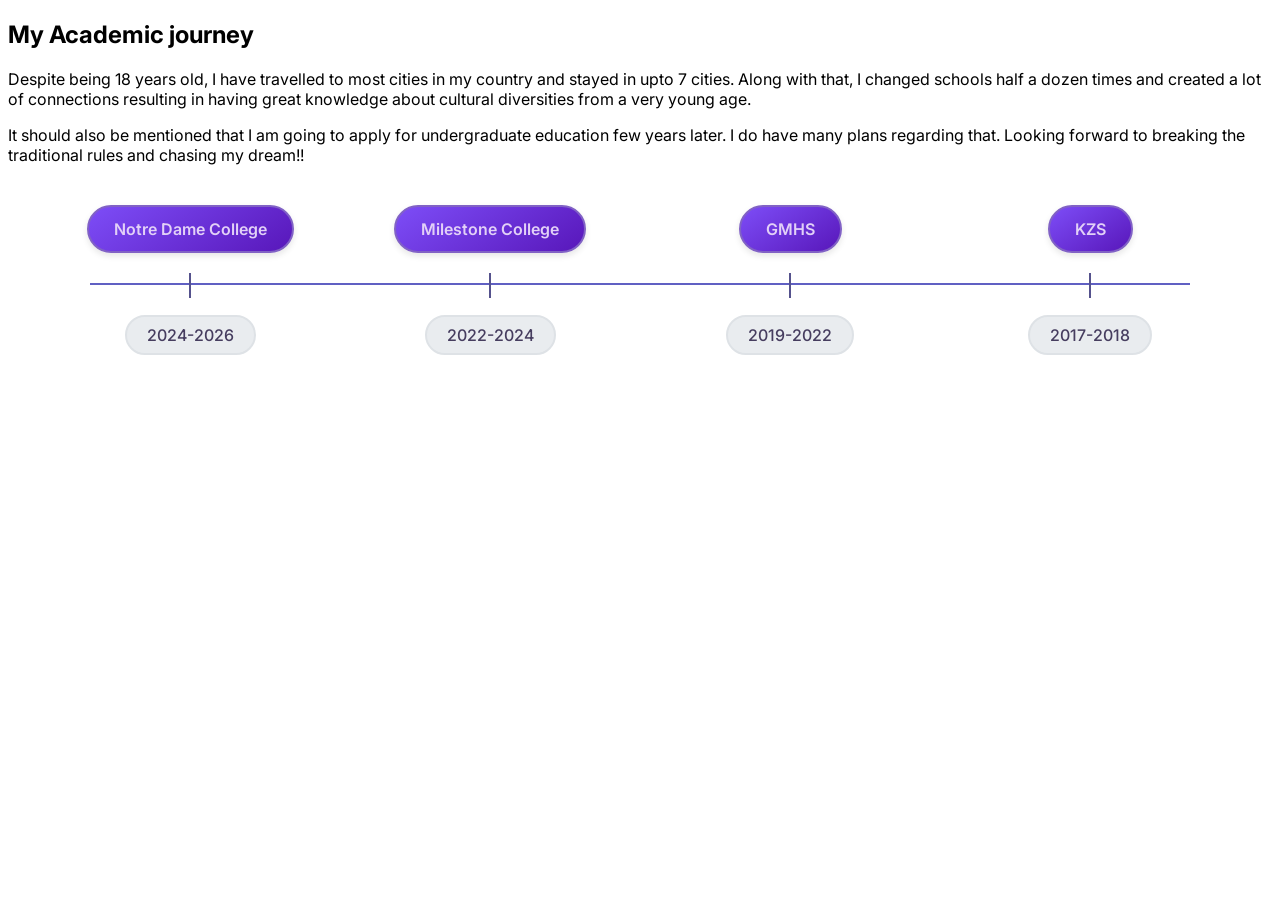
<file: academy.html>
<!DOCTYPE html>
<html lang="en">
<head>
    <meta charset="UTF-8">
    <meta name="viewport" content="width=device-width, initial-scale=1.0">
    <title>Academic journey</title>
    <link rel="stylesheet" href="academy.css">
    <link rel="preconnect" href="https://fonts.googleapis.com">
    <link rel="preconnect" href="https://fonts.gstatic.com" crossorigin>
    <link href="https://fonts.googleapis.com/css2?family=IBM+Plex+Mono:ital,wght@0,100;0,200;0,300;0,400;0,500;0,600;0,700;1,100;1,200;1,300;1,400;1,500;1,600;1,700&family=Inter:ital,opsz,wght@0,14..32,100..900;1,14..32,100..900&family=Sigmar&family=Sue+Ellen+Francisco&family=Work+Sans:ital,wght@0,100..900;1,100..900&display=swap" rel="stylesheet">
</head>
<body>
    <h2>My Academic journey</h2>
    <p>Despite being 18 years old, I have travelled to most cities in my country and stayed in upto 7 cities. Along with that, I changed schools half a dozen times and created a lot of connections resulting in having great knowledge about cultural diversities from a very young age.</p>
    <p>It should also be mentioned that I am going to apply for undergraduate education few years later. I do have many plans regarding that. Looking forward to breaking the traditional rules and chasing my dream!!</p>
    <div class="timeline-container">
        
        <div class="institutions-row">
            <div class="institution-item">
                <span class="institution-pill">Notre Dame College</span>
            </div>
            <div class="institution-item">
                <span class="institution-pill">Milestone College</span>
            </div>
            <div class="institution-item">
                <span class="institution-pill">GMHS</span>
            </div>
            <div class="institution-item">
                <span class="institution-pill">KZS</span>
            </div>
        </div>
    
        <!-- Connecting Line -->
        <div class="timeline-connector"></div>
    
      
        <div class="years-row">
            <div class="year-item">
                <span class="year-pill">2024-2026</span>
            </div>
            <div class="year-item">
                <span class="year-pill">2022-2024</span>
            </div>
            <div class="year-item">
                <span class="year-pill">2019-2022</span>
            </div>
            <div class="year-item">
                <span class="year-pill">2017-2018</span>
            </div>
        </div>
    </div>
</body>
</html>
</file>
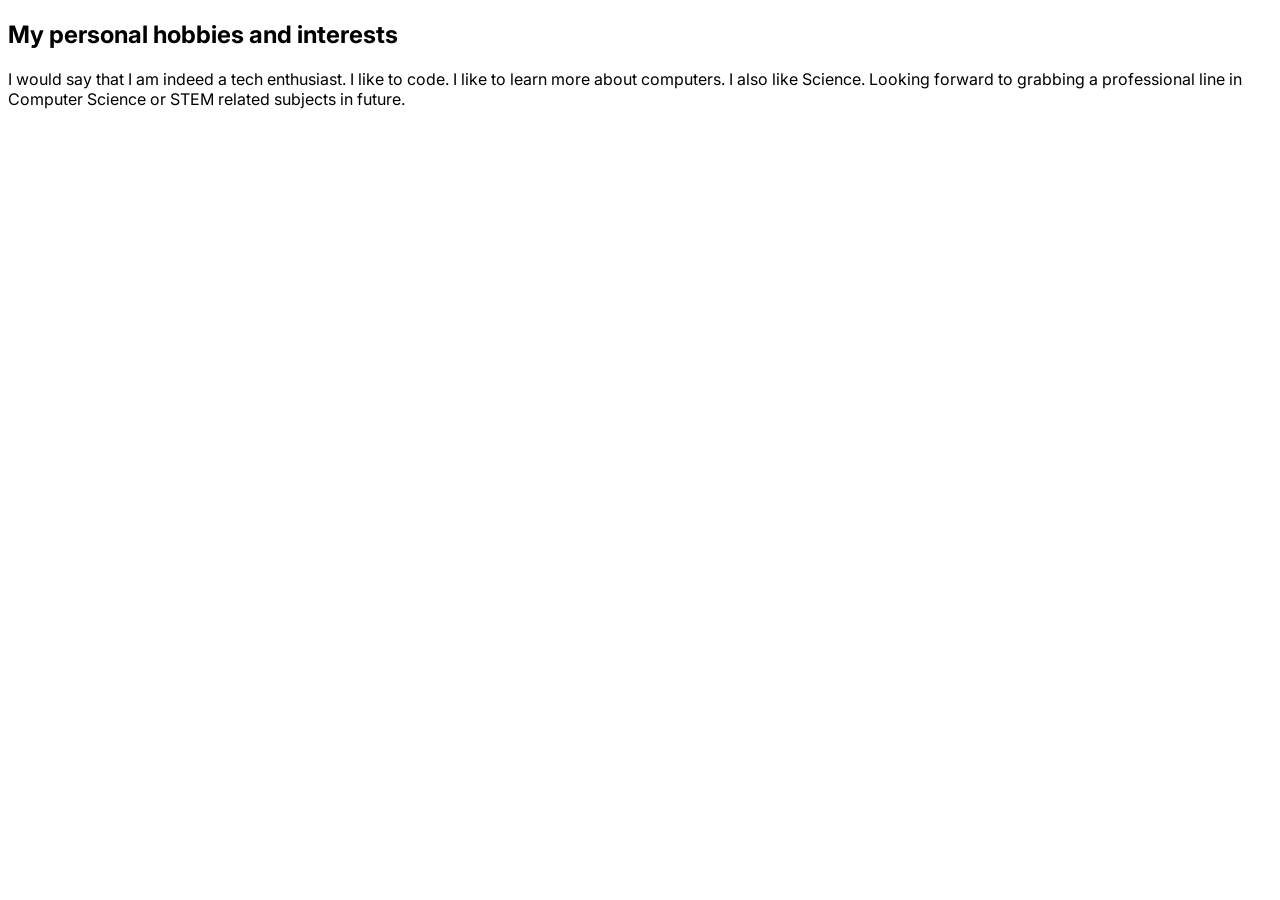
<file: personal.html>
<!DOCTYPE html>
<html lang="en">
<head>
    <meta charset="UTF-8">
    <meta name="viewport" content="width=device-width, initial-scale=1.0">
    <title>personal Hobbies</title>
    <link rel="stylesheet" href="./personal.css">
    <link rel="preconnect" href="https://fonts.googleapis.com">
    <link rel="preconnect" href="https://fonts.gstatic.com" crossorigin>
    <link href="https://fonts.googleapis.com/css2?family=IBM+Plex+Mono:ital,wght@0,100;0,200;0,300;0,400;0,500;0,600;0,700;1,100;1,200;1,300;1,400;1,500;1,600;1,700&family=Inter:ital,opsz,wght@0,14..32,100..900;1,14..32,100..900&family=Sigmar&family=Sue+Ellen+Francisco&family=Work+Sans:ital,wght@0,100..900;1,100..900&display=swap" rel="stylesheet">
</head>
<body>
    <h2>My personal hobbies and interests</h2>
    <p>I would say that I am indeed a tech enthusiast. I like to code. I like to learn more about computers. I also like Science. Looking forward to grabbing a professional line in Computer Science or STEM related subjects in future.</p>

</body>
</html>
</file>
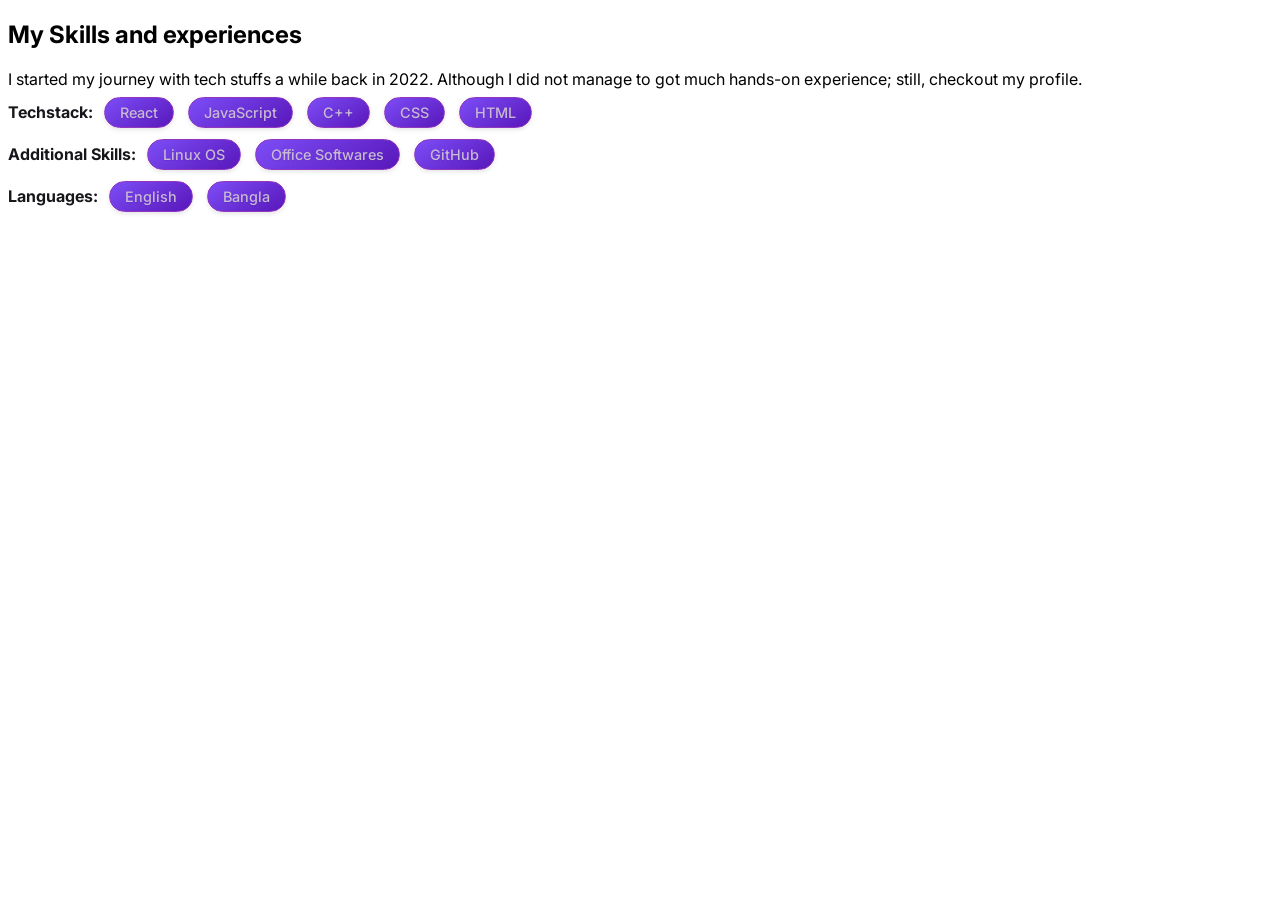
<file: skills.html>
<!DOCTYPE html>
<html lang="en">
<head>
    <meta charset="UTF-8">
    <meta name="viewport" content="width=device-width, initial-scale=1.0">
    <title>Skills</title>
    <link rel="stylesheet" href="skills.css">
    <link rel="preconnect" href="https://fonts.googleapis.com">
    <link rel="preconnect" href="https://fonts.gstatic.com" crossorigin>
    <link href="https://fonts.googleapis.com/css2?family=IBM+Plex+Mono:ital,wght@0,100;0,200;0,300;0,400;0,500;0,600;0,700;1,100;1,200;1,300;1,400;1,500;1,600;1,700&family=Inter:ital,opsz,wght@0,14..32,100..900;1,14..32,100..900&family=Sigmar&family=Sue+Ellen+Francisco&family=Work+Sans:ital,wght@0,100..900;1,100..900&display=swap" rel="stylesheet">
</head>
<body>
    <h2>My Skills and experiences</h2>
    I started my journey with tech stuffs a while back in 2022. Although I did not manage to got much hands-on experience; still, checkout my profile.
        <div class="tech-stack-container">
            <p class="tech-stack">
                <span class="tech-label">Techstack:</span>
                <span class="pill">React</span>
                <span class="pill">JavaScript</span>
                <span class="pill">C++</span>
                <span class="pill">CSS</span>
                <span class="pill">HTML</span>

            </p>
        </div>
        <div class="tech-stack-container">
            <p class="tech-stack">
                <span class="tech-label">Additional Skills:</span>
                <span class="pill">Linux OS</span>
                <span class="pill">Office Softwares</span>
                <span class="pill">GitHub</span>
            </p>
        </div>
        <div class="tech-stack-container">
            <p class="tech-stack">
                <span class="tech-label">Languages:</span>
                <span class="pill">English</span>
                <span class="pill">Bangla</span>
            </p>
        </div>    
        
</body>
</html>
</file>
<file: styles.css>
*{margin:0;padding:0;box-sizing:border-box;}
  :root{
  --cream:#eef3f7;
  --cream2:#e3ebf2;
  --warm-dark:#141a22;
  --warm-mid:#2f3a46;
  --warm-text:#222c36;
  --muted:#6b7a88;
  --accent:#3b5c7a;
  --accent-light:#a9bfd3;
  --border:#bfcbd8;
  --serif: Georgia, "Times New Roman", serif; /* fallback similar to editorial serif */
  --sans:'Epilogue',sans-serif;
  --header: "Manrope", system-ui, sans-serif;
}

body, html {
  cursor: url('/images/cursor.svg') 0 0, auto;
}

a[href],
button,
[role="button"],
[onclick],
[data-link]{
  cursor: url('/images/pointer.svg') 0 0, pointer !important;
}
.projects-scroll-wrap {
  cursor: url('/images/grab.svg') 16 16, grab !important;
}
.projects-scroll-wrap.is-dragging {
  cursor: url('/images/grabbing.svg') 16 16, grabbing !important;
}

html{scroll-behavior:smooth;}
body{
  background:var(--cream);
  color:var(--warm-text);
  font-family:var(--sans);
  font-size:14px;
  line-height:1.6;
}
a{color:inherit;text-decoration:none;}
::selection{background:var(--accent-light);color:var(--warm-dark);}

/* ── UNIVERSAL HOVER ── */
[class*="cell"]:hover{
  background:var(--cream2);
}

/* ── NAV ── */
nav {
  display: grid;
  grid-template-columns: 1fr auto 1fr;
  align-items: center;
  padding: 1.25rem 2.5rem;
  border-bottom: 1px solid var(--cream);
  position: sticky;
  top: 0;
  z-index: 100;
  background: var(--border);
  backdrop-filter: blur(8px);
}

.nav-logo {
  font-family: var(--serif);
  font-size: 1.1rem;
  letter-spacing: 0.02em;
  font-weight: 700;
}

.nav-center {
  font-family: var(--header);
  font-size: 11px;
  font-weight: bold;
  letter-spacing: 0.18em;
  text-transform: uppercase;
  color: var(--warm-text);
}

.nav-right {
  display: flex;
  gap: 2rem;
  justify-content: flex-end;
  font-size: 11px;
  letter-spacing: 0.12em;
  text-transform: uppercase;
}

.nav-right a {
  color: var(--accent);
  transition: color 0.18s;
}

.nav-right a:hover {
  color: var(--warm-dark);
}

/* Hamburger button - hidden on desktop */
.hamburger {
  display: none;
  background: none;
  border: none;
  cursor: pointer;
  padding: 0;
  width: 30px;
  height: 24px;
  position: relative;
  z-index: 200;
}

.hamburger svg {
  width: 100%;
  height: 100%;
}

/* Mobile menu overlay */
.mobile-menu {
  display: none;
  position: fixed;
  top: 0;
  left: 0;
  right: 0;
  bottom: 0;
  background: var(--border);
  backdrop-filter: blur(16px);
  z-index: 150;
  flex-direction: column;
  justify-content: center;
  align-items: center;
  gap: 2rem;
}

.mobile-menu a {
  font-family: var(--header);
  font-size: 1.5rem;
  letter-spacing: 0.12em;
  text-transform: uppercase;
  color: var(--accent);
  text-decoration: none;
}

.mobile-menu a:hover {
  color: var(--warm-dark);
}

/* Mobile styles */
@media (max-width: 768px) {
  nav {
    grid-template-columns: auto 1fr auto;
    padding: 1rem 1.5rem;
  }
  
  .nav-center {
    justify-self: center;
  }
  
  .nav-right {
    display: none;  /* Hide desktop nav */
  }
  
  .hamburger {
    display: block;  /* Show hamburger */
    justify-self: end;
  }
  
  .mobile-menu.show {
    display: flex;
  }
}

/* Tablet landscape - show full nav earlier if space allows */
@media (min-width: 769px) {
  .hamburger {
    display: none !important;
  }
  
  .mobile-menu {
    display: none !important;
  }
}

/* ── HEADER BLOCK ── */
.header-block{
  display:grid;
  grid-template-columns:1fr 1fr;
  border-bottom:1px solid var(--border);
  min-height:62vh;
}
.header-left{
  padding:3.5rem 2.5rem;
  display:flex;flex-direction:column;justify-content:space-between;
  border-right:1px solid var(--border);
}
.header-name {
  font-family:var(--header);
  font-size: clamp(2.8rem, 9vw, 5.3rem); /* smaller min, keeps original max */
  line-height: 1.1;
  font-weight: 650;
  letter-spacing: -0.02em;
}

.header-sub {
  font-family:var(--header);
  font-size: clamp(0.75rem, 2.5vw, 1rem); /* smaller on mobile, grows to 16px max */
  letter-spacing: 0.1em;
  text-transform: uppercase;
  color: var(--muted);
  margin-top: 0.6rem;
  font-weight: 500;
}

.header-name em{
  font-family:var(--sans);
  font-style:normal;
  font-weight:500;
  color:var(--accent);
}

.header-tagline{
  font-size:1rem;
  line-height:1.75;
  color:var(--warm-mid);
  max-width:490px;
  margin-top:auto;
  padding-top:2rem;
}
.header-tagline strong{
  font-weight:600;
  color:var(--warm-dark);
}
.header-right{
  position:relative;
  overflow:hidden;
  background:var(--cream2);
}
.photo-placeholder{
  width:100%;height:100%;
  display:flex;flex-direction:column;
  align-items:center;justify-content:center;
  gap:1rem;
  padding-top:8px;
  color:var(--muted);
}
@media (max-width: 600px){
  .photo-placeholder{
    padding-top:24px;
    padding-bottom: 12px;
  }
}
.photo-placeholder{
  width:230px;height:230px;
  border:2.4px dashed var(--border);
  display:flex;align-items:center;justify-content:center;
  font-size:13px;letter-spacing:0.1em;text-transform:uppercase;
  color:var(--accent-light);
}
.photo-placeholder p{
  font-size:13px;letter-spacing:0.12em;text-transform:uppercase;color:var(--accent-light);
}
.header-location{
  position:absolute;bottom:1.5rem;right:1.5rem;
  font-size:10px;letter-spacing:0.15em;text-transform:uppercase;
  color:var(--muted);
}

/* TOP statement */
.header-right {
  background: var(--cream2);
  display: flex;
  flex-direction: column;
  align-items: center;
  justify-content: space-between;
  padding: 2.5rem 2rem;
  gap: 1.5rem;
  text-align: center;
}

.cta-top {
  font-family: var(--header);
  font-size: clamp(1.6rem, 3vw, 2.4rem);
  font-weight: 700;
  line-height: 1.1;
  letter-spacing: -0.02em;
  color: var(--warm-text);
  text-transform: uppercase;
  display: flex;
  flex-direction: column;  /* This already gives you rows on mobile */
  align-items: center;
  gap: 1rem;
  flex-wrap: wrap;        /* Allows wrapping on mobile */
  justify-content: center;
  align-items: baseline;  /* Aligns text and icons nicely */
  gap: 0.75rem 1.5rem;    /* Row gap, column gap */
}

/* Each "word + icon" group */
.cta-group {
  display: inline-flex;
  align-items: center;
  gap: 0.5rem;
  white-space: nowrap;    /* Prevents breaking inside Build/icon */
}

/* The icons themselves */
.cta-top svg {
  width: 1.2em;           /* Scales with font size */
  height: 1.2em;
  vertical-align: middle;
  flex-shrink: 0;
}

/* The italic tagline */
.cta-top em {
  font-style: italic;
  font-family: var(--serif);
  font-weight: 400;
  text-transform: none;
  color: var(--accent);
  display: inline-block;   /* Changed from block */
  font-size: 0.72em;
  margin-left: 0.5rem;
  white-space: nowrap;
}

/* On very small screens, allow wrap */
@media (max-width: 480px) {
  .cta-top {
    flex-wrap: wrap;
    justify-content: center;
    gap: 0.5rem 1rem;
  }
  .cta-top em {
    white-space: normal;
    margin-left: 0;
    width: 100%;
    margin-top: 0.25rem;
  }
}
.ph-wrap {
  flex-shrink: 0;
  border: 2.4px dashed var(--border);
  width: 230px;
  height: 230px;
  overflow: hidden;
}
.ph-wrap img {
  width: 100%;
  height: 100%;
  object-fit: cover;
  display: block;
}
.cta-bottom {
  font-family: var(--serif);
  font-style: italic;
  font-size: clamp(0.92rem, 1.3vw, 1.05rem);
  color: var(--muted);
  line-height: 1.6;
  max-width: 300px;
}

/* ── INFO STRIP ── */
.info-strip{
  display:grid;
  grid-template-columns:repeat(4,1fr);
  border-bottom:1px solid var(--border);
}
.info-cell{
  padding:1.25rem 1.5rem;
  border-right:1px solid var(--border);
}
.info-cell:last-child{border-right:none;}
.info-cell-label{
  font-size:10px;letter-spacing:0.18em;text-transform:uppercase;
  color:var(--muted);margin-bottom:0.5rem;
}
.info-cell-value{font-size:13px;font-weight:500;line-height:1.4;}

/* ── MAIN GRID ── */
.main-grid{
  display:grid;
  grid-template-columns:240px 5fr 2fr;
  border-bottom:1px solid var(--border);
}
@media (max-width: 900px){
  .main-grid{
    grid-template-columns:240px 4fr 2fr;
  }
}

.grid-col{border-right:1px solid var(--border);}
.grid-col:last-child{border-right:none;}
.col-header{
  font-family:var(--header);
  padding:1rem 1.5rem;
  border-top:1px solid var(--muted);
  border-bottom:1px solid var(--border);
  font-size:13px;letter-spacing:0.2em;text-transform:uppercase;
  color:var(--warm-mid);
  font-weight:600;
  background-color: var(--cream2);
}

/* ABOUT COL */
.about-body{padding:1.5rem;}
.about-body p{
  font-size:13.5px;line-height:1.8;
  color:var(--warm-mid);
}
.about-body p+p{margin-top:1rem;}

/* EXPERIENCE / STACK COLS */
.exp-cell-row{
  display:grid;grid-template-columns:73px 1fr;
  border-bottom:1px solid var(--border);
  min-height:0;
}
@media (max-width: 900px){
  .exp-cell-row{
    grid-template-columns:55px 1fr;
  }
}

.exp-cell-row:last-child{border-bottom:none;}
.exp-cell-num{
  padding:1.25rem 1rem;
  border-right:1px solid var(--border);
  font-size:13px;letter-spacing:0.1em;color:var(--warm-mid);
  font-family:var(--sans);
  font-style:italic;
  font-weight: bold;
}
.exp-cell-content{padding:1.25rem 1.25rem;}
.exp-cell-role{font-size:13px;font-weight:600;margin-bottom:0.2rem;line-height:1.3;}
.exp-cell-org{
  font-size:13px;letter-spacing:0.08em;text-transform:uppercase;
  color:var(--accent);margin-bottom:0.4rem;
}
.exp-cell-date{font-size:10px;color:var(--muted);margin-bottom:0.5rem;letter-spacing:0.05em;}
.exp-cell-desc{font-size:13px;color:var(--muted);line-height:1.65;}
.exp-cell-tags{display:flex;flex-wrap:wrap;gap:0.4rem;margin-top:0.6rem;}
.tag{
  font-size:10px;letter-spacing:0.06em;padding:0.2rem 0.55rem;
  border:1px solid var(--border);color:var(--muted);
}

/* TECH STACK */
.stack-cell-row {
  display: flex;
  align-items: center;
  justify-content: space-between;
  padding: 0.9rem 1.25rem;
  border-bottom: 1px solid var(--border);
}
.stack-cell-row:last-child {
  border-bottom: none;
}
.stack-name {
  font-size: 13px;
  font-weight: 500;
}
.stack-icon {
  display: flex;
  align-items: center;
  justify-content: center;
  width: 20px;
  height: 20px;
}


/* ── AWARDS STRIP ── */
.awards-strip{
  display:grid;
  grid-template-columns:repeat(4,1fr);
  border-bottom:1px solid var(--border);
  border-top:1px solid var(--muted);
}
.award-cell{
  padding:1.5rem;
  border-right:1px solid var(--border);
  transition:background 0.18s;
}
.award-cell:last-child{border-right:none;}
.award-cell:hover{background:var(--cream2);}
.award-n{
  font-family:var(--serif);font-style:italic;
  font-size:1.7rem;color:var(--border);
  line-height:1;margin-bottom:0.75rem;font-weight: bold;
}
.award-title{font-size:12.5px;font-weight:500;line-height:1.5;margin-bottom:0.4rem;}
.award-year{font-size:13px;color:var(--muted);letter-spacing:0.1em;}

/* ── CONTACT BLOCK ── */
.contact-block{
  display:grid;
  grid-template-columns:1fr 1fr;
  border-bottom:1px solid var(--border);
}
.contact-left{
  padding:3rem 2.5rem;
  border-right:1px solid var(--border);
  display:flex;flex-direction:column;justify-content:space-between;
}
.contact-heading{
  font-family:var(--header);
  font-size:clamp(1.8rem,3vw,2.8rem);
  line-height:1.15;
  font-weight:700;
}
.contact-heading em{font-style:italic;color:var(--accent);}
.contact-note{
  font-size:13px;color:var(--warm-mid);
  line-height:1.7;max-width:340px;margin-top:16px;
}
.contact-right{
  padding:3rem 2.5rem;
  display:flex;flex-direction:column;gap:0;
}
.resume-link{
  display:inline-block;
  margin-top:16px;
  font-size:13px;
  letter-spacing:0.08em;
  text-transform:uppercase;
  color:var(--accent);
  text-decoration:underline;
  text-underline-offset:3px;
}
.cta-btn {
  display: inline-flex;
  align-items: center;
  gap: 0.55rem;
  width: 10rem;
  margin-top: 0.75rem;
  padding: 0.55rem 1.1rem;
  font-size: 12px;
  letter-spacing: 0.1em;
  text-transform: uppercase;
  color: var(--accent);
  border: 1.5px solid var(--accent);
  text-decoration: none;
  transition: background 0.18s, color 0.18s;
}
.cta-btn:hover {
  background: var(--accent);
  color: var(--cream);
}
.cta-btn svg {
  transition: transform 0.18s;
}
.cta-btn:hover svg {
  transform: translateX(3px);
}

.contact-link{
  display:flex;align-items:center;justify-content:space-between;
  padding:1rem 0;
  border-bottom:1px solid var(--border);
  transition:color 0.18s;
}
.contact-link:last-child{border-bottom:none;}
.contact-link:hover{color:var(--accent);}
.contact-link:hover .cl-arrow{transform:translate(3px,-3px);}
.cl-platform{font-size:13px;font-weight:600;letter-spacing:0.04em;}
.cl-handle{font-size:13px;color:var(--muted);margin-top:1px;}
.cl-arrow{
  font-size:14px;color:var(--muted);
  transition:transform 0.18s,color 0.18s;
  flex-shrink:0;
}
.contact-link:hover .cl-arrow{color:var(--accent);}

/* ── FOOTER ── */
footer {
  display: flex;
  align-items: center;
  justify-content: space-between;
  padding: 1.25rem 2.5rem;
  flex-wrap: wrap;
  gap: 0.75rem;
}

.footer-copy {
  font-size: 13px;
  color: var(--muted);
  letter-spacing: 0.08em;
  font-weight: bold;
}

/* Mobile styles */
@media (max-width: 640px) {
  footer {
    flex-direction: column;
    text-align: center;
    padding: 1.25rem 1rem;
    gap: 0.5rem;
  }
  
  .footer-copy {
    display: flex;
    align-items: center;
    justify-content: center;
    gap: 0.25rem;
    flex-wrap: wrap;
  }
}

/* ── SCROLL REVEAL ── */
.reveal{opacity:0;transform:translateY(14px);transition:opacity 0.55s ease,transform 0.55s ease;}
.reveal.vis{opacity:1;transform:translateY(0);}

@media(max-width:720px){
  nav{grid-template-columns:1fr 1fr;}.nav-center{display:none;}
  .header-block,.main-grid,.contact-block{grid-template-columns:1fr;}
  .header-right{min-height:260px;}
  .header-left{border-right:none;border-bottom:1px solid var(--border);}
  .info-strip,.awards-strip{grid-template-columns:1fr 1fr;}
  .info-cell:nth-child(2){border-right:none;}
  .info-cell:nth-child(3){border-top:1px solid var(--border);}
  .grid-col{border-right:none;border-bottom:1px solid var(--border);}
  .main-grid{grid-template-columns:1fr;}
  .contact-left{border-right:none;border-bottom:1px solid var(--border);}
  .awards-strip{grid-template-columns:1fr 1fr;}
  .award-cell:nth-child(2){border-right:none;}
  .award-cell:nth-child(3){border-top:1px solid var(--border);}
  .award-cell:nth-child(4){border-top:1px solid var(--border);border-right:none;}
}

/* NEW ADDITIONS -- PROJECTS AND WORK */

.projects-section {
  border-bottom: 1px solid var(--border);
}

.projects-section-header {
  display: grid;
  grid-template-columns: 200px 1fr auto;
  align-items: center;
  padding: 1rem 2.5rem;
  border-bottom: 1px solid var(--border);
  border-top: 1px solid var(--muted);
  gap: 1.5rem;
  background-color: var(--cream2);
}

.projects-section-title {
  font-family: var(--header);
  font-size: 13px;
  font-weight: 600;
  letter-spacing: 0.2em;
  text-transform: uppercase;
  color: var(--warm-mid);
}

.projects-section-rule {
  height: 1px;
  background: var(--border);
}

.projects-section-count {
  font-size: 11px;
  letter-spacing: 0.12em;
  text-transform: uppercase;
  color: var(--muted);
  white-space: nowrap;
}

/* ROW LABEL */
.projects-row-label {
  display: flex;
  align-items: center;
  gap: 1rem;
  padding: 0.75rem 2.5rem;
  border-bottom: 1px solid var(--border);
}

.projects-row-label-text {
  font-size: 10px;
  letter-spacing: 0.2em;
  text-transform: uppercase;
  color: var(--muted);
  white-space: nowrap;
}

.projects-row-label-line {
  flex: 1;
  height: 1px;
  background: var(--border);
}

.projects-row-label-scroll-hint {
  font-size: 10px;
  letter-spacing: 0.1em;
  color: var(--accent-light);
  white-space: nowrap;
  display: flex;
  align-items: center;
  gap: 0.4rem;
}

/* SCROLL TRACK */
.projects-scroll-wrap {
  overflow-x: auto;
  overflow-y: visible;
  padding: 1.75rem 2.5rem 2rem;
  scrollbar-width: thin;
  scrollbar-color: var(--border) transparent;
  border-bottom: 1px solid var(--border);
  cursor: grab;
  user-select: none;
  background: transparent;
}
.projects-scroll-wrap:active {
  cursor: grabbing;
}
.projects-scroll-wrap::-webkit-scrollbar { height: 3px; }
.projects-scroll-wrap::-webkit-scrollbar-track { background: transparent; }
.projects-scroll-wrap::-webkit-scrollbar-thumb {
  background: var(--border);
  border-radius: 2px;
}

.projects-track {
  display: flex;
  gap: 1px;
  min-width: max-content;
  background: var(--border);
  border: 1px solid var(--border);
}

/* ── DESIGN CARD ── REMOVED */
/*
.design-card {
  width: 220px;
  height: 320px;
  background: var(--cream2);
  position: relative;
  overflow: hidden;
  flex-shrink: 0;
  display: flex;
  flex-direction: column;
  justify-content: flex-end;
  cursor: pointer;
  transition: background 0.2s;
  text-decoration: none;
  color: inherit;
}

.design-card-bg {
  pointer-events: none;
  position: absolute;
  inset: 0;
  background-size: cover;
  background-position: center;
  transition: transform 0.4s ease, filter 0.3s ease;
  filter: brightness(0.92) saturate(0.9);
}

.design-card:hover .design-card-bg {
  
  filter: brightness(0.8) saturate(1);
}

.design-card-bg.placeholder-1 { background-color: #dce8f0; }
.design-card-bg.placeholder-2 { background-color: #e0ddf0; }
.design-card-bg.placeholder-3 { background-color: #f0e8dc; }
.design-card-bg.placeholder-4 { background-color: #ddf0e0; }
.design-card-bg.placeholder-5 { background-color: #f0dce0; }

.design-card-overlay {
  position: absolute;
  inset: 0;
  background: linear-gradient(to top, rgba(20,26,34,0.85) 0%, rgba(20,26,34,0.1) 55%, transparent 100%);
  transition: opacity 0.3s;
  pointer-events: none;
}

.design-card-body {
  position: relative;
  z-index: 2;
  padding: 1.1rem 1.1rem 1.25rem;
}

.design-card-type {
  font-size: 9px;
  letter-spacing: 0.2em;
  text-transform: uppercase;
  color: rgba(255,255,255,0.55);
  margin-bottom: 0.3rem;
}

.design-card-title {
  font-family: var(--header);
  font-size: 14px;
  font-weight: 600;
  color: #fff;
  line-height: 1.3;
  margin-bottom: 0.3rem;
}

.design-card-desc {
  font-size: 11px;
  color: rgba(255,255,255,0.6);
  line-height: 1.5;
  display: -webkit-box;
  -webkit-line-clamp: 2;
  line-clamp: 2;
  -webkit-box-orient: vertical;
  overflow: hidden;
}

.design-card-arrow {
  position: absolute;
  top: 0.9rem;
  right: 0.9rem;
  width: 28px;
  height: 28px;
  background: rgba(255,255,255,0.12);
  border: 1px solid rgba(255,255,255,0.2);
  border-radius: 1px;
  display: flex;
  align-items: center;
  justify-content: center;
  font-size: 12px;
  color: rgba(255,255,255,0.7);
  z-index: 2;
  transition: background 0.2s, color 0.2s;
}

.design-card:hover .design-card-arrow {
  background: rgba(255,255,255,0.22);
  color: #fff;
}
*/

/* ── GITHUB CARD ── */
.github-card {
  width: 220px;
  height: 420px;
  background: var(--cream);
  border-right: 1px solid var(--border);
  flex-shrink: 0;
  display: flex;
  flex-direction: column;
  justify-content: space-between;
  padding: 1.25rem;
  cursor: pointer;
  transition: background 0.18s;
  text-decoration: none;
  color: inherit;
  position: relative;
  
}

.github-card:hover {
  background: var(--cream2);
}

.github-card-top {
  display: flex;
  align-items: flex-start;
  justify-content: space-between;
}

/* GitHub Octocat SVG icon */
.github-icon {
  width: 32px;
  height: 32px;
  opacity: 0.18;
  transition: opacity 0.2s;
}
.github-card:hover .github-icon {
  opacity: 0.35;
}

.github-card-num {
  padding-top: 12px;
  font-family: var(--sans);
  font-size: 1.2rem;
  color: var(--border);
  font-weight: bold;
  line-height: 1;
}

.github-card-mid {
  flex: 1;
  display: flex;
  flex-direction: column;
  justify-content: flex-start;
  padding: 1rem 0;
}

.github-card-lang {
  font-size: 9px;
  letter-spacing: 0.2em;
  text-transform: uppercase;
  color: var(--muted);
  margin-bottom: 0.5rem;
}

.github-card-title {
  font-family: var(--header);
  font-size: 15px;
  font-weight: 700;
  color: var(--warm-dark);
  line-height: 1.25;
  margin-bottom: 0.5rem;
}

.github-card-desc {
  font-size: 13px;
  color: var(--muted);
  line-height: 1.6;
  display: -webkit-box;
  -webkit-line-clamp: 13;
  line-clamp: 13;
  -webkit-box-orient: vertical;
  overflow:hidden;
}

.github-card-bottom {
  display: flex;
  align-items: center;
  justify-content: space-between;
}

.tags {
  display: flex;
  gap: 0.35rem;
  flex-wrap: wrap;
}

/* drag-scroll cursor fix for links inside */
.projects-scroll-wrap.is-dragging a,
.projects-scroll-wrap.is-dragging button {
  pointer-events: none;
}
/* ── SECTION WRAPPER ── */
    .works-section {
      border-top: 1px solid var(--border);
      border-bottom: 1px solid var(--border);
      background: var(--cream);
    }

    /* ── SECTION HEADER ── */
    .works-header {
      display: grid;
      grid-template-columns: 1fr auto 1fr;
      align-items: center;
      padding: 1rem 2.5rem;
      border-bottom: 1px solid var(--border);
      gap: 1.5rem;
      background: var(--cream);
    }
    .works-header-left {
      font-family: var(--header);
      font-size: 13px;
      font-weight: 600;
      letter-spacing: 0.2em;
      text-transform: uppercase;
      color: var(--warm-mid);
    }
    .works-header-rule {
      height: 1px;
      background: var(--border);
    }
    .works-header-right {
      font-size: 11px;
      letter-spacing: 0.12em;
      text-transform: uppercase;
      color: var(--muted);
      text-align: right;
      white-space: nowrap;
    }

    /* ── INTRO STRIP ── */
    .works-intro {
      display: grid;
      grid-template-columns: 1fr 1fr;
      border-bottom: 1px solid var(--border);
      background: var(--cream);
    }
    .works-intro-left {
      padding: 1.75rem 2.5rem;
      border-right: 1px solid var(--border);
    }
    .works-intro-title {
      font-family: var(--serif);
      font-style: italic;
      font-size: clamp(1.3rem, 2vw, 1.8rem);
      color: var(--warm-dark);
      line-height: 1.2;
    }
    .works-intro-title em {
      font-style: normal;
      color: var(--accent);
    }
    .works-intro-right {
      padding: 1.75rem 2.5rem;
      font-size: 13px;
      color: var(--muted);
      line-height: 1.7;
      display: flex;
      align-items: center;
    }
    .drag-hint {
      font-size: 10px;
      letter-spacing: 0.18em;
      text-transform: uppercase;
      color: var(--accent-light);
      display: flex;
      align-items: center;
      gap: 0.5rem;
    }

    /* ── CANVAS FIXES: iPad + scrambled layout (non-overlapping, static) ── */
    .works-canvas-wrap {
      position: relative;
      height: 640px;
      background: var(--cream);
      border-bottom: 1px solid var(--border);
      /* fix for iPad: ensure scrollable area if tiles exceed width */
      overflow-x: auto;
      overflow-y: auto;
      -webkit-overflow-scrolling: touch;
      
    }

    /* Canvas container becomes relative anchor for absolute tiles */
    .works-canvas {
      position: relative;
      width: 100%;
      height: 100%;
      /* min-width ensures tiles never overlap or get squished (scrambled but no overlapping) */
      min-width: 1260px;
      background: var(--cream);
    }

    /* ── PROJECT TILE (static, no drag, no overlapping) ── */
    .work-tile {
      position: absolute;
      display: flex;
      flex-direction: column;
      background: var(--cream2);
      border: 1px solid var(--border);
      text-decoration: none;
      color: inherit;
      transition: box-shadow 0.22s, transform 0.22s;
      overflow: hidden;
      will-change: transform;
      /* iPad tap highlight remove */
      -webkit-tap-highlight-color: transparent;
    }
    .work-tile:hover {
      box-shadow: 0 8px 32px rgba(20, 26, 34, 0.10);
      transform: translateY(-3px);
    }

    /* image area */
    .work-tile-img {
      width: 100%;
      flex-shrink: 0;
      background: var(--cream2);
      overflow: hidden;
      position: relative;
    }
    .work-tile-img img {
      width: 100%;
      height: 100%;
      object-fit: cover;
      display: block;
      transition: transform 0.4s ease;
    }
    .work-tile:hover .work-tile-img img {
      transform: scale(1.04);
    }

    .work-tile-img-ph {
      width: 100%;
      height: 100%;
      display: flex;
      align-items: center;
      justify-content: center;
      font-size: 10px;
      letter-spacing: 0.14em;
      text-transform: uppercase;
      color: rgba(59, 92, 122, 0.35);
      background: var(--accent-light);
    }

    /* arrow badge (optional, not breaking) */
    .work-tile-arrow {
      position: absolute;
      top: 0.75rem;
      right: 0.75rem;
      width: 28px;
      height: 28px;
      background: rgba(255, 255, 255, 0.75);
      border: 1px solid var(--border);
      display: flex;
      align-items: center;
      justify-content: center;
      font-size: 12px;
      color: var(--accent);
      transition: background 0.18s;
      backdrop-filter: blur(4px);
    }
    .work-tile:hover .work-tile-arrow {
      background: #fff;
    }

    /* body */
    .work-tile-body {
      padding: 1rem 1.1rem 1.1rem;
      flex: 1;
      display: flex;
      flex-direction: column;
      justify-content: space-between;
      border-top: 1px solid var(--border);
    }
    .work-tile-type {
      font-size: 9px;
      letter-spacing: 0.2em;
      text-transform: uppercase;
      color: var(--muted);
      margin-bottom: 0.3rem;
    }
    .work-tile-title {
      font-family: var(--header);
      font-size: 14px;
      font-weight: 700;
      color: var(--warm-dark);
      line-height: 1.25;
      margin-bottom: 0.3rem;
    }
   
    .work-tile-footer {
      display: flex;
      align-items: center;
      justify-content: space-between;
      margin-top: 0.75rem;
    }
    .work-tile-tags {
      display: flex;
      gap: 0.3rem;
      flex-wrap: wrap;
    }
    .work-tile-tag {
      font-size: 9px;
      letter-spacing: 0.07em;
      padding: 0.18rem 0.45rem;
      border: 1px solid var(--border);
      color: var(--muted);
    }
    .work-tile-year {
      font-size: 14px;
      color: var(--accent);
      letter-spacing: 0.06em;
      white-space: nowrap;
    }

    /* ── TILE SIZES & POSITIONS (scrambled, non-overlapping) ── */
    /* Option 2: The "Dynamic Studio" (Playful & Energetic) */
.works-canvas {
    min-width: 1320px;
}

/* ── ORGANIC, SCRAMBLED PLACEMENT (whiteboard style) ── */

#t1 {
  width: 320px;
  top: 45px;
  left: 35px;
}
#t1 .work-tile-img { height: 280px; }

#t2 {
  width: 480px;
  top: 70px;
  left: 390px;
}
#t2 .work-tile-img { height: 210px; }

#t3 {
  width: 240px;
  top: 320px;
  left: 380px;
}
#t3 .work-tile-img { height: 170px; }

#t4 {
  width: 280px;
  top: 25px;
  left: 920px;
}
#t4 .work-tile-img { height: 250px; }

#t5 {
  width: 420px;
  top: 290px;
  left: 680px;
}
#t5 .work-tile-img { height: 170px; }


    /* ── MOBILE (≤720px) : stacked vertical, no canvas issues ── */
    @media (max-width: 720px) {
  .works-intro {
    grid-template-columns: 1fr;
  }
  .works-intro-left {
    border-right: none;
    border-bottom: 1px solid var(--border);
  }
  .works-header {
    grid-template-columns: 1fr auto;
  }
  .works-header-rule {
    display: none;
  }

  /* mobile stacked layout */
  .works-canvas-wrap {
    height: auto;
    overflow: visible;
    padding: 1.5rem;
    background: var(--cream);
  }
  .works-canvas {
    position: static !important;
    width: 100%;
    height: auto;
    min-width: auto !important;
    display: flex;
    flex-direction: column;
    gap: 1rem;
  }
  .work-tile {
    position: static !important;
    width: 100% !important;
    margin: 0;
    top: auto !important;
    left: auto !important;
  }

  /* ── MINIMAL FRAME FOR IMAGES (no rectangle takeover) ── */
  .work-tile-img {
    height: auto !important;           /* remove fixed height */
    background: transparent;
    padding: 6px 6px 4px 6px;         /* thin frame spacing */
    display: flex;
    align-items: center;
    justify-content: center;
  }

  .work-tile-img img {
    width: auto;
    max-width: 100%;
    height: auto;
    max-height: 160px;                /* keeps image small and framed */
    object-fit: contain;
    display: block;
    margin: 0 auto;
    border: 1px solid rgba(0, 0, 0, 0.08);
    border-radius: 2px;
    box-shadow: 0 2px 8px rgba(0, 0, 0, 0.04);
    background: #fff;
  }

  /* if you still have text placeholders (no img), style them similarly */
  .work-tile-img-ph {
    min-height: 100px;
    padding: 1rem;
    background: #f9f4ea;
    border: 1px solid var(--border);
    font-size: 11px;
    color: var(--muted);
  }
}

    /* iPad & tablet adjustments (portrait & landscape: ensure no accidental overlaps and canvas scroll works) */
    @media (min-width: 721px) and (max-width: 1024px) {
      .works-canvas {
        min-width: 1280px; /* keeps tile positions from overlapping on iPad */
      }
      .works-canvas-wrap {
        overflow-x: auto;
        -webkit-overflow-scrolling: touch;
      }
    }

    /* additional small fix: remove any remnants of dragging (user doesn't want drag) */
    .work-tile {
      user-select: text;
      -webkit-user-select: text;
      cursor: pointer;
    }
    .works-canvas-wrap,
    .works-canvas {
      user-select: auto;
    }
</file>
<file: academy.css>
body{
    font-family: "Inter", serif;
}

.timeline-container {
    max-width: 1200px;
    margin: 20px auto;
    padding: 10px;
}

.institutions-row, .years-row {
    display: flex;
    justify-content: space-between;
    position: relative;
}

.institution-item, .year-item {
    position: relative;
    flex: 1;
    text-align: center;
}

.institution-pill {
    display: inline-block;
    padding: 12px 25px;
    margin: 10px;
    border-radius: 30px;
    background: linear-gradient(145deg, #7d4df7, #5817ba);
    color: rgb(226, 208, 247);
    font-weight: 600;
    border: 2px solid #8162c5;
    box-shadow: 0 3px 6px rgba(0, 0, 0, 0.1);
    transition: transform 0.3s ease;
}

.year-pill {
    display: inline-block;
    padding: 8px 20px;
    margin: 10px;
    border-radius: 20px;
    background: #e9ecef;
    color: #463d5f;
    font-weight: 500;
    border: 2px solid #dee2e6;
    transition: transform 0.3s ease;
}

.timeline-connector {
    height: 2px;
    background: #6060c3;
    margin: 20px 50px;
    position: relative;
    z-index: -1;
}

.institution-item::after {
    content: '';
    position: absolute;
    width: 2px;
    height: 25px;
    background: #55528d;
    bottom: -35px;
    left: 50%;
    transform: translateX(-50%);
}

.institution-pill:hover, .year-pill:hover {
    transform: translateY(-3px);
    box-shadow: 0 5px 15px rgba(0, 0, 0, 0.2);
}

/* Responsive Design */
@media (max-width: 768px) {
    .institutions-row, .years-row {
        flex-direction: column;
        align-items: center;
    }
    
    .institution-item, .year-item {
        width: 100%;
        margin: 15px 0;
    }
    
    .timeline-connector {
        display: none;
    }
    
    .institution-item::after {
        display: none;
    }
}
</file>
<file: personal.css>
body{
    font-family: "Inter", serif;
}
</file>
<file: skills.css>
body{
  font-family: "Inter", serif;
}
.tech-stack {
margin: 5px 0;
}

.tech-label {
font-weight: 600;
margin-right: 2px;
color: #16161b;
font-weight: 700;
}

.pill {
display: inline-block;
padding: 6px 15px;
margin: 3px 5px;
border-radius: 50px;
font-size: 0.9em;
font-weight: 500;
background: linear-gradient(145deg, #7d4df7, #5817ba);
color: rgb(200, 185, 214);
border: 1.5px solid #9136bf;
text-shadow: 0 1px 1px rgba(0, 0, 0, 0.1);
box-shadow: 0 2px 4px rgba(0, 0, 0, 0.1);
transition: transform 0.2s ease;
}

/*
.pill:hover {
transform: translateY(-1px);
}
*/

/*  font selection   */
.sue-ellen-francisco-regular {
  font-family: "Sue Ellen Francisco", serif;
  font-weight: 400;
  font-style: normal;
}

.inter-apple {
  font-family: "Inter", serif;
  font-optical-sizing: auto;
  font-weight: 400;
  font-style: normal;
}

.ibm-plex-mono-regular {
  font-family: "IBM Plex Mono", serif;
  font-weight: 400;
  font-style: normal;
}

.ibm-plex-mono-semibold {
  font-family: "IBM Plex Mono", serif;
  font-weight: 600;
  font-style: normal;
}

.ibm-plex-mono-bold {
  font-family: "IBM Plex Mono", serif;
  font-weight: 700;
  font-style: normal;
}

.work-sans-apl {
  font-family: "Work Sans", serif;
  font-optical-sizing: auto;
  font-weight: 400;
  font-style: normal;
}

.sigmar-regular {
  font-family: "Sigmar", serif;
  font-weight: 400;
  font-style: normal;
}

/* .checkpoint {} */
</file>
